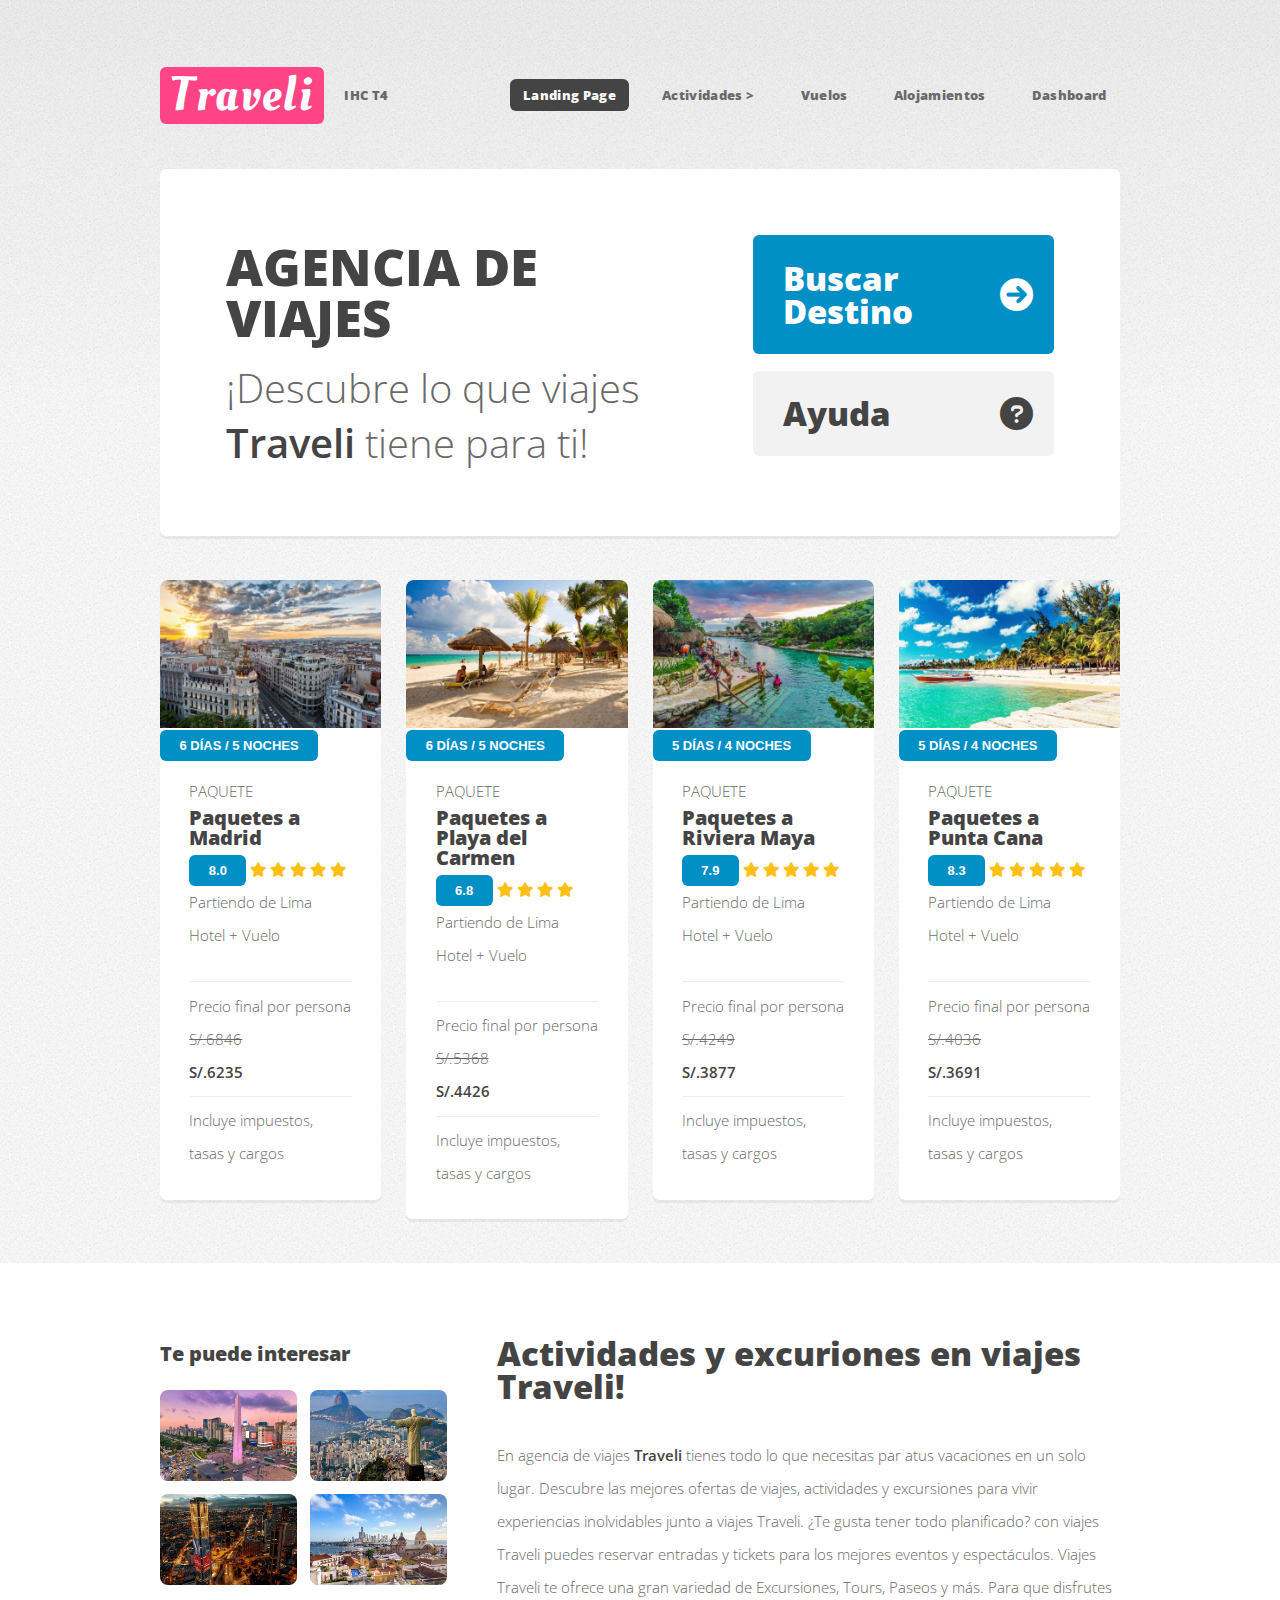
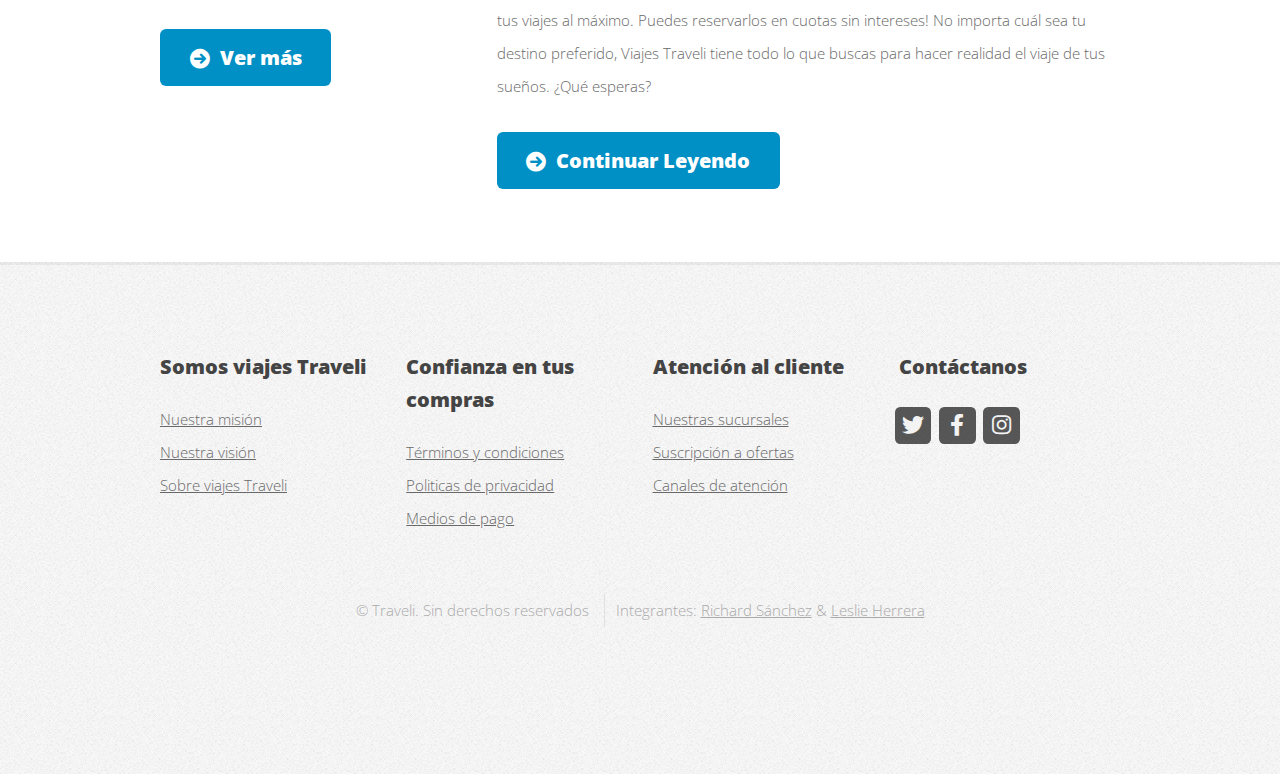
<file: index.html>
<!DOCTYPE HTML>
<html>
	<head>
		<title>Traveli - IHC T4</title>
		<meta charset="utf-8" />
		<meta name="viewport" content="width=device-width, initial-scale=1, user-scalable=no" />
		<link rel="stylesheet" href="assets/css/main.css" />
		<link rel="stylesheet" href="https://cdnjs.cloudflare.com/ajax/libs/font-awesome/6.0.0/css/all.min.css" integrity="sha512-... (la cadena completa de integridad)" crossorigin="anonymous" />
	</head>



	<body class="is-preload homepage">
		<div id="page-wrapper">

			<!-- Header -->
				<div id="header-wrapper">
					<header id="header" class="container">

						<!-- Logo -->
							<div id="logo">
								<h1><a href="index.html">Traveli</a></h1>
								<span>IHC T4</span>
							</div>

						<!-- Nav -->
							<nav id="nav">
								<ul>
									<li class="current"><a href="index.html">Landing Page</a></li>
									<li>
										<a href="#">Actividades ></a>
										<ul>
											<li>
												<a href="#">Actividades Nacionales ></a>
												<ul>
													<li><a href="#">en Cusco</a></li>
													<li><a href="#">en Ica</a></li>
													<li><a href="#">en Cajamarca</a></li>
													<li><a href="#">en Arequipa</a></li>
												</ul>
											</li>
											<li>
												<a href="#">Actividades Internacionales ></a>
												<ul>
													<li><a href="#">en Madrid</a></li>
													<li><a href="#">en Playa del carmen</a></li>
													<li><a href="#">en Riviera Maya</a></li>
													<li><a href="#">en Punta Cana</a></li>
												</ul>
											</li>
										</ul>
									</li>
									<li><a href="right-sidebar.html">Vuelos</a></li>
									<li><a href="left-sidebar.html">Alojamientos</a></li>									
									<li><a href="index2.html">Dashboard</a></li>
								</ul>
							</nav>

					</header>
				</div>

			<!-- Banner -->
				<div id="banner-wrapper">
					<div id="banner" class="box container">
						<div class="row">
							<div class="col-7 col-12-medium">
								<h2>AGENCIA DE VIAJES</h2>
								<p>¡Descubre lo que viajes <strong>Traveli</strong> tiene para ti!</p>
							</div>
							<div class="col-5 col-12-medium">
								<ul>
									<li><a href="#" class="button large icon solid fa-arrow-circle-right">Buscar Destino</a></li>
									<li><a href="#" class="button alt large icon solid fa-question-circle">Ayuda</a></li>
								</ul>
							</div>
						</div>
					</div>
				</div>

			<!-- Features -->
				<div id="features-wrapper">
					<div class="container">
						<div class="row">

							<div class="col-3 col-12-medium">
								<!-- Box -->
									<section class="box feature">
										<a href="#" class="image featured" style="margin: 0px;"><img src="images/madrid1.jpg" alt="" /></a>
										<button type="button" style="font-size: small; text-align: center; margin: 0px;">6 DÍAS / 5 NOCHES</button>
										<div class="inner" style="padding: 1em 2em 2em 2em;">
											<header>
												<p>PAQUETE</p>
												<h2>Paquetes a Madrid</h2>
												<button type="button" style="font-size: small;">8.0</button>												
												<i class="fa-solid fa-star" style="color: #fec016;"></i>
												<i class="fa-solid fa-star" style="color: #fec016;"></i>
												<i class="fa-solid fa-star" style="color: #fec016;"></i>
												<i class="fa-solid fa-star" style="color: #fec016;"></i>
												<i class="fa-solid fa-star" style="color: #fec016;"></i>	
											
												
												<p>Partiendo de Lima</p>
												<p>Hotel + Vuelo</p>
											</header><hr>
											<p>Precio final por persona</p>
											<p><s>S/.6846</s></p>
											<p><strong>S/.6235</strong></p><hr>
											<p>Incluye impuestos, tasas y cargos</p>
										</div>
									</section>

							</div>

							<div class="col-3 col-12-medium">
								<!-- Box -->
									<section class="box feature">
										<a href="#" class="image featured" ><img src="images/playa_del_carmen1.jpg" alt="" /></a>
										<button type="button" style="font-size: small; text-align: center; margin: 0px;">6 DÍAS / 5 NOCHES</button>
										<div class="inner" style="padding: 1em 2em 2em 2em;">
											<header>
												<p>PAQUETE</p>
												<h2>Paquetes a Playa del Carmen</h2>																							
												<button type="button" style="font-size: small;">6.8</button>												
												<i class="fa-solid fa-star" style="color: #fec016;"></i>
												<i class="fa-solid fa-star" style="color: #fec016;"></i>
												<i class="fa-solid fa-star" style="color: #fec016;"></i>
												<i class="fa-solid fa-star" style="color: #fec016;"></i>	
												<p>Partiendo de Lima</p>
												<p>Hotel + Vuelo</p>
											</header><hr>
											<p>Precio final por persona</p>
											<p><s>S/.5368</s></p>
											<p><strong>S/.4426</strong></p><hr>
											<p>Incluye impuestos, tasas y cargos</p>
										</div>
									</section>
							</div>

							<div class="col-3 col-12-medium">
								<!-- Box -->
									<section class="box feature">
										<a href="#" class="image featured"><img src="images/rivera_maya1.jpg" alt="" /></a>
										<button type="button" style="font-size: small; text-align: center; margin: 0px;">5 DÍAS / 4 NOCHES</button>
										<div class="inner" style="padding: 1em 2em 2em 2em;">
											<header>
												<p>PAQUETE</p>
												<h2>Paquetes a Riviera Maya</h2>
												<button type="button" style="font-size: small;">7.9</button>												
												<i class="fa-solid fa-star" style="color: #fec016;"></i>
												<i class="fa-solid fa-star" style="color: #fec016;"></i>
												<i class="fa-solid fa-star" style="color: #fec016;"></i>
												<i class="fa-solid fa-star" style="color: #fec016;"></i>
												<i class="fa-solid fa-star" style="color: #fec016;"></i>	
												<p>Partiendo de Lima</p>
												<p>Hotel + Vuelo</p>
											</header><hr>
											<p>Precio final por persona</p>
											<p><s>S/.4249</s></p>
											<p><strong>S/.3877</strong></p><hr>
											<p>Incluye impuestos, tasas y cargos</p>
										</div>
									</section>
							</div>

							<div class="col-3 col-12-medium">
								<!-- Box -->
									<section class="box feature">
										<a href="#" class="image featured"><img src="images/punta_cana1.jpg" alt="" /></a>
										<button type="button" style="font-size: small; text-align: center; margin: 0px;">5 DÍAS / 4 NOCHES</button>
										<div class="inner" style="padding: 1em 2em 2em 2em;">
											<header>
												<p>PAQUETE</p>
												<h2>Paquetes a Punta Cana</h2>
												<button type="button" style="font-size: small;">8.3</button>												
												<i class="fa-solid fa-star" style="color: #fec016;"></i>
												<i class="fa-solid fa-star" style="color: #fec016;"></i>
												<i class="fa-solid fa-star" style="color: #fec016;"></i>
												<i class="fa-solid fa-star" style="color: #fec016;"></i>
												<i class="fa-solid fa-star" style="color: #fec016;"></i>	
												<p>Partiendo de Lima</p>
												<p>Hotel + Vuelo</p>
											</header><hr>
											<p>Precio final por persona</p>
											<p><s>S/.4036</s></p>
											<p><strong>S/.3691</strong></p><hr>
											<p>Incluye impuestos, tasas y cargos</p>
										</div>
									</section>
							</div>							

						</div>
					</div>
				</div>

			<!-- Main -->
				<div id="main-wrapper">
					<div class="container">
						<div class="row gtr-200">
							<div class="col-4 col-12-medium">

								<!-- Sidebar -->
									<div id="sidebar">
										<section class="widget thumbnails">
											<h3>Te puede interesar</h3>
											<div class="grid">
												<div class="row gtr-50">
													<div class="col-6"><a href="#" class="image fit"><img src="images/buenos_aires1.jpeg" alt="" /></a></div>
													<div class="col-6"><a href="#" class="image fit"><img src="images/rio_de_Janeiro1.jpg" alt="" /></a></div>
													<div class="col-6"><a href="#" class="image fit"><img src="images/bogota1.jpeg" alt="" /></a></div>
													<div class="col-6"><a href="#" class="image fit"><img src="images/cartagena1.jpg" alt="" /></a></div>
												</div>
											</div>
											<a href="#" class="button icon solid fa-arrow-circle-right">Ver más</a>
										</section>
									</div>

							</div>
							<div class="col-8 col-12-medium imp-medium">

								<!-- Content -->
									<div id="content">
										<section class="last">
											<h2>Actividades y excuriones en viajes Traveli!</h2>
											<p>En agencia de viajes <strong>Traveli</strong> tienes todo lo que necesitas par atus vacaciones en un solo lugar. Descubre las mejores ofertas 
												de viajes, actividades y excursiones para vivir experiencias inolvidables junto a viajes Traveli. ¿Te gusta tener todo planificado? con viajes
												Traveli puedes reservar entradas y tickets para los mejores eventos y espectáculos. Viajes Traveli te ofrece una gran variedad de Excursiones, 
												Tours, Paseos y más. Para que disfrutes tus viajes al máximo. Puedes reservarlos en cuotas sin intereses! No importa cuál sea tu destino preferido, 
												Viajes Traveli tiene todo lo que buscas para hacer realidad el viaje de tus sueños. ¿Qué esperas? </p>
												<a href="#" class="button icon solid fa-arrow-circle-right">Continuar Leyendo</a>
										</section>
									</div>

							</div>
						</div>
					</div>
				</div>



			<!-- Footer -->
				<div id="footer-wrapper">
					<footer id="footer" class="container">
						<div class="row">
							<div class="col-3 col-6-medium col-12-small">
								<!-- Links -->
									<section class="widget links">
										<h3>Somos viajes Traveli</h3>
										<ul class="style2">
											<li><a href="#">Nuestra misión</a></li>
											<li><a href="#">Nuestra visión</a></li>
											<li><a href="#">Sobre viajes Traveli</a></li>
										</ul>
									</section>

							</div>

							<div class="col-3 col-6-medium col-12-small">
								<!-- Links -->
									<section class="widget links">
										<h3>Confianza en tus compras</h3>
										<ul class="style2">
											<li><a href="#">Términos y condiciones</a></li>
											<li><a href="#">Politicas de privacidad</a></li>
											<li><a href="#">Medios de pago</a></li>
										</ul>
									</section>

							</div>

							<div class="col-3 col-6-medium col-12-small">
								<!-- Links -->
									<section class="widget links">
										<h3>Atención al cliente</h3>
										<ul class="style2">
											<li><a href="#">Nuestras sucursales</a></li>
											<li><a href="#">Suscripción a ofertas</a></li>
											<li><a href="#">Canales de atención</a></li>

										</ul>
									</section>
							</div>

							<div class="col-3 col-6-medium col-12-small">

								<!-- Contact -->
									<section class="widget contact last">
										<h3>Contáctanos</h3>
										<ul>
											<li><a href="#" class="icon brands fa-twitter"><span class="label">Twitter</span></a></li>
											<li><a href="#" class="icon brands fa-facebook-f"><span class="label">Facebook</span></a></li>
											<li><a href="#" class="icon brands fa-instagram"><span class="label">Instagram</span></a></li>
										</ul>
									</section>

							</div>
						</div>
						<div class="row">
							<div class="col-12">
								<div id="copyright">
									<ul class="menu">
										<li>&copy; Traveli. Sin derechos reservados</li>
										<li>Integrantes: <a href="https://www.pinterest.es/pin/1007610116607281406/">Richard Sánchez</a> & <a href="https://www.pinterest.es/pin/407927678731672816/">Leslie Herrera</a></li>										
									</ul>
								</div>
							</div>
						</div>
					</footer>
				</div>

			</div>

		<!-- Scripts -->

			<script src="assets/js/jquery.min.js"></script>
			<script src="assets/js/jquery.dropotron.min.js"></script>
			<script src="assets/js/browser.min.js"></script>
			<script src="assets/js/breakpoints.min.js"></script>
			<script src="assets/js/util.js"></script>
			<script src="assets/js/main.js"></script>

	</body>
</html>
</file>
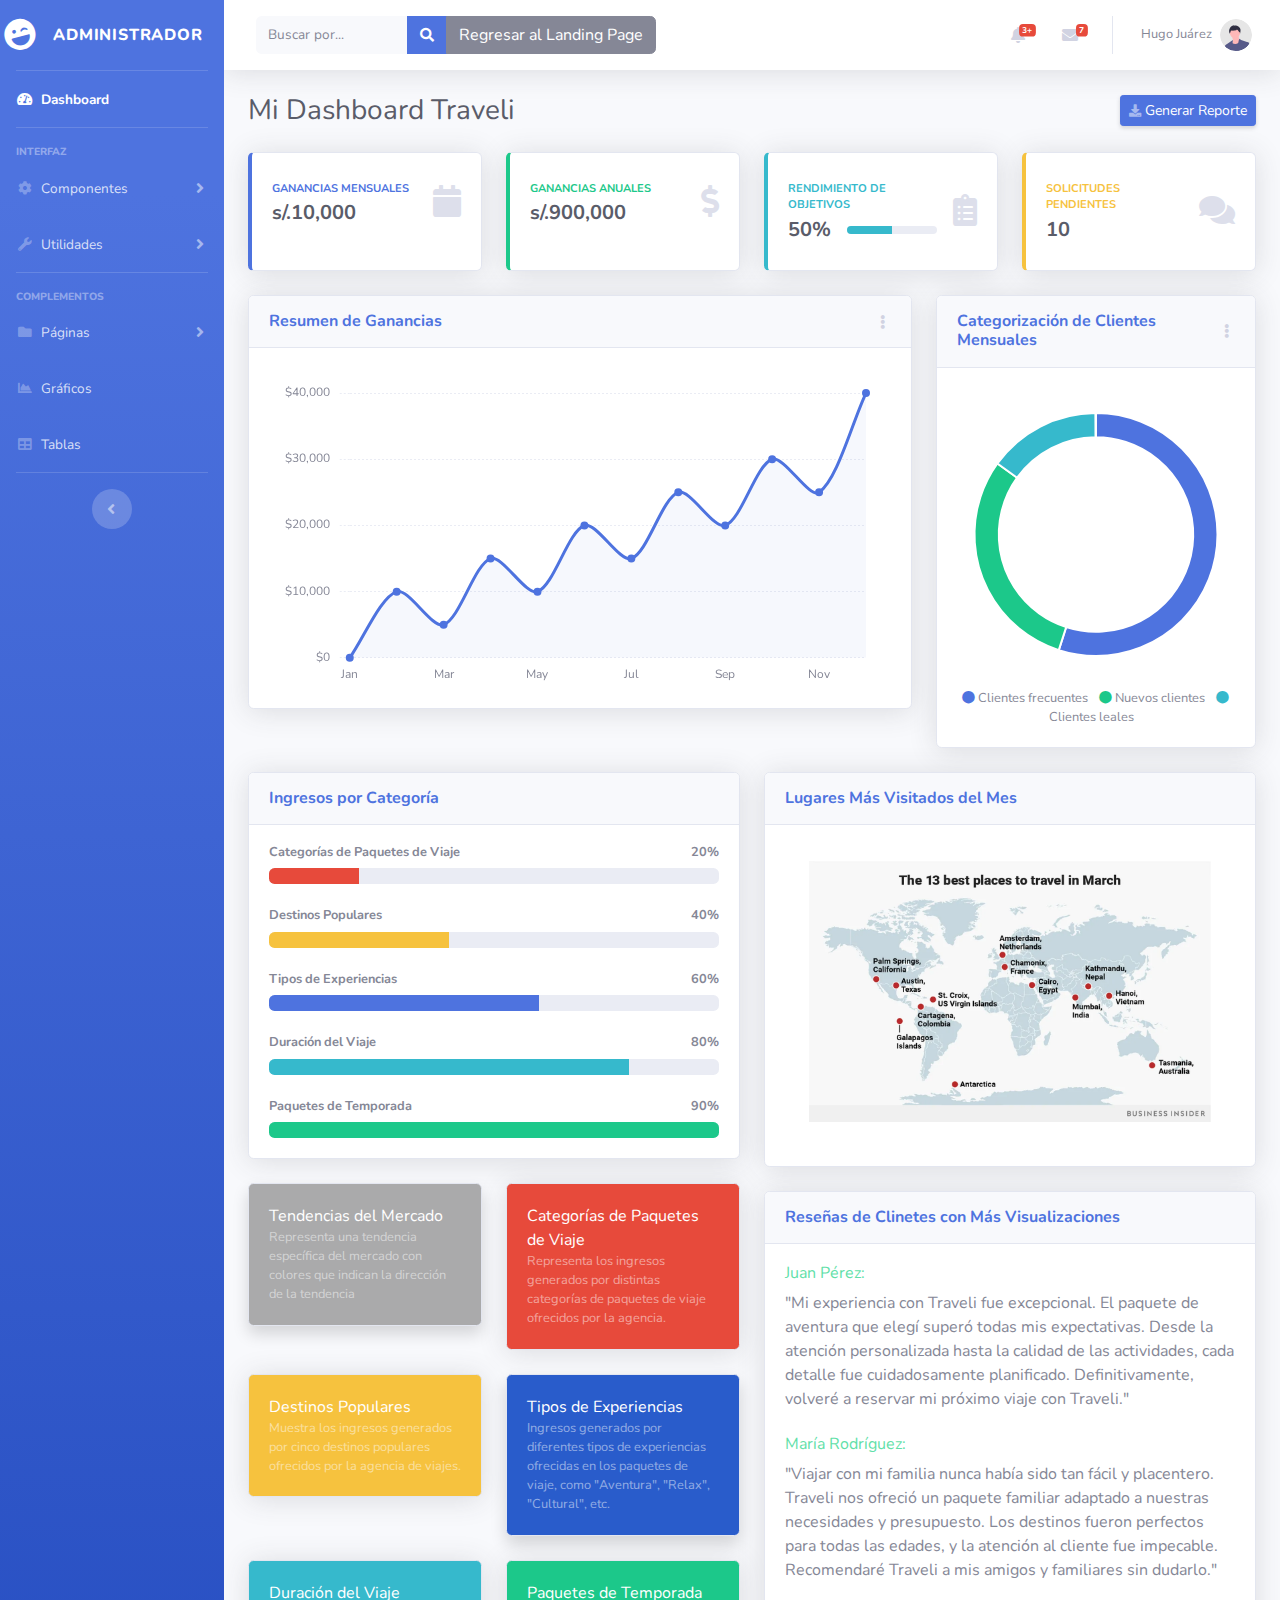
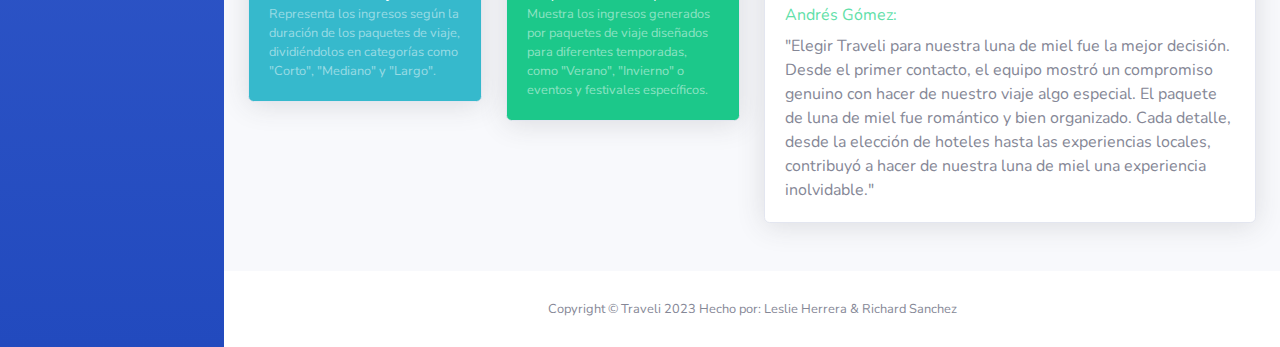
<file: index2.html>
<!DOCTYPE html>
<html lang="en">

<head>

    <meta charset="utf-8">
    <meta http-equiv="X-UA-Compatible" content="IE=edge">
    <meta name="viewport" content="width=device-width, initial-scale=1, shrink-to-fit=no">
    <meta name="description" content="">
    <meta name="author" content="">

    <title>ADMINISTRADOR - Ingreso</title>

    <!-- Custom fonts for this template-->
    <link href="vendor/fontawesome-free/css/all.min.css" rel="stylesheet" type="text/css">
    <link
        href="https://fonts.googleapis.com/css?family=Nunito:200,200i,300,300i,400,400i,600,600i,700,700i,800,800i,900,900i"
        rel="stylesheet">

    <!-- Custom styles for this template-->
    <link href="css/sb-admin-2.min.css" rel="stylesheet">

</head>

<body id="page-top">

    <!-- Page Wrapper -->
    <div id="wrapper">

        <!-- Sidebar -->
        <ul class="navbar-nav bg-gradient-primary sidebar sidebar-dark accordion" id="accordionSidebar">

            <!-- Sidebar - Brand -->
            <a class="sidebar-brand d-flex align-items-center justify-content-center" href="index2.html">
                <div class="sidebar-brand-icon rotate-n-15">
                    <i class="fas fa-laugh-wink"></i>
                </div>
                <div class="sidebar-brand-text mx-3">ADMINISTRADOR <sup></sup></div>
            </a>

            <!-- Divider -->
            <hr class="sidebar-divider my-0">

            <!-- Nav Item - Dashboard -->
            <li class="nav-item active">
                <a class="nav-link" href="index2.html">
                    <i class="fas fa-fw fa-tachometer-alt"></i>
                    <span>Dashboard</span></a>
            </li>

            <!-- Divider -->
            <hr class="sidebar-divider">

            <!-- Heading -->
            <div class="sidebar-heading">
                Interfaz
            </div>

            <!-- Nav Item - Pages Collapse Menu -->
            <li class="nav-item">
                <a class="nav-link collapsed" href="#" data-toggle="collapse" data-target="#collapseTwo"
                    aria-expanded="true" aria-controls="collapseTwo">
                    <i class="fas fa-fw fa-cog"></i>
                    <span>Componentes</span>
                </a>
                <div id="collapseTwo" class="collapse" aria-labelledby="headingTwo" data-parent="#accordionSidebar">
                    <div class="bg-white py-2 collapse-inner rounded">
                        <h6 class="collapse-header">
                            Personalizados:</h6>
                        <a class="collapse-item" href="index2.html">Botones</a>
                        <a class="collapse-item" href="index2.html">Tarjetas</a>
                    </div>
                </div>
            </li>

            <!-- Nav Item - Utilities Collapse Menu -->
            <li class="nav-item">
                <a class="nav-link collapsed" href="#" data-toggle="collapse" data-target="#collapseUtilities"
                    aria-expanded="true" aria-controls="collapseUtilities">
                    <i class="fas fa-fw fa-wrench"></i>
                    <span>Utilidades</span>
                </a>
                <div id="collapseUtilities" class="collapse" aria-labelledby="headingUtilities"
                    data-parent="#accordionSidebar">
                    <div class="bg-white py-2 collapse-inner rounded">
                        <h6 class="collapse-header">Personalizados:</h6>
                        <a class="collapse-item" href="index2.html">Colores</a>
                        <a class="collapse-item" href="index2.html">Bordes</a>
                        <a class="collapse-item" href="index2.html">Animaciones</a>
                        <a class="collapse-item" href="index2.html">Otros</a>
                    </div>
                </div>
            </li>

            <!-- Divider -->
            <hr class="sidebar-divider">

            <!-- Heading -->
            <div class="sidebar-heading">
                Complementos
            </div>

            <!-- Nav Item - Pages Collapse Menu -->
            <li class="nav-item">
                <a class="nav-link collapsed" href="#" data-toggle="collapse" data-target="#collapsePages"
                    aria-expanded="true" aria-controls="collapsePages">
                    <i class="fas fa-fw fa-folder"></i>
                    <span>Páginas</span>
                </a>
                <div id="collapsePages" class="collapse" aria-labelledby="headingPages" data-parent="#accordionSidebar">
                    <div class="bg-white py-2 collapse-inner rounded">
                        <h6 class="collapse-header">Login:</h6>
                        <a class="collapse-item" href="login.html">Login</a>
                        <a class="collapse-item" href="register.html">Registrar</a>
                        <a class="collapse-item" href="forgot-password.html">Recordar Contraseña</a>
                        <div class="collapse-divider"></div>
                        <h6 class="collapse-header">Otras Páginas:</h6>
                        <a class="collapse-item" href="404.html">404 Page</a>
                        <a class="collapse-item" href="blank.html">Blank Page</a>
                    </div>
                </div>
            </li>

            <!-- Nav Item - Charts -->
            <li class="nav-item">
                <a class="nav-link" href="charts.html">
                    <i class="fas fa-fw fa-chart-area"></i>
                    <span>Gráficos</span></a>
            </li>

            <!-- Nav Item - Tables -->
            <li class="nav-item">
                <a class="nav-link" href="tables.html">
                    <i class="fas fa-fw fa-table"></i>
                    <span>Tablas</span></a>
            </li>

            <!-- Divider -->
            <hr class="sidebar-divider d-none d-md-block">

            <!-- Sidebar Toggler (Sidebar) -->
            <div class="text-center d-none d-md-inline">
                <button class="rounded-circle border-0" id="sidebarToggle"></button>
            </div>


        </ul>
        <!-- End of Sidebar -->

        <!-- Content Wrapper -->
        <div id="content-wrapper" class="d-flex flex-column">

            <!-- Main Content -->
            <div id="content">

                <!-- Topbar -->
                <nav class="navbar navbar-expand navbar-light bg-white topbar mb-4 static-top shadow">

                    <!-- Sidebar Toggle (Topbar) -->
                    <button id="sidebarToggleTop" class="btn btn-link d-md-none rounded-circle mr-3">
                        <i class="fa fa-bars"></i>
                    </button>

                    <!-- Topbar Search -->
                    <form
                        class="d-none d-sm-inline-block form-inline mr-auto ml-md-3 my-2 my-md-0 mw-100 navbar-search">
                        <div class="input-group">
                            <input type="text" class="form-control bg-light border-0 small" placeholder="Buscar por..."
                                aria-label="Search" aria-describedby="basic-addon2">
                            <div class="input-group-append">
                                <button class="btn btn-primary" type="button">
                                    <i class="fas fa-search fa-sm"></i>
                                </button>
                            </div>
                            <br>

                            <div class="input-group-append">
                                <a class="btn btn-secondary" type="button" href="index.html">
                                Regresar al Landing Page
                                </a>
                            </div>
                        </div>
                        
                    </form>

                    <!-- Topbar Navbar -->
                    <ul class="navbar-nav ml-auto">

                        <!-- Nav Item - Search Dropdown (Visible Only XS) -->
                        <li class="nav-item dropdown no-arrow d-sm-none">
                            <a class="nav-link dropdown-toggle" href="#" id="searchDropdown" role="button"
                                data-toggle="dropdown" aria-haspopup="true" aria-expanded="false">
                                <i class="fas fa-search fa-fw"></i>
                            </a>
                            <!-- Dropdown - Messages -->
                            <div class="dropdown-menu dropdown-menu-right p-3 shadow animated--grow-in"
                                aria-labelledby="searchDropdown">
                                <form class="form-inline mr-auto w-100 navbar-search">
                                    <div class="input-group">
                                        <input type="text" class="form-control bg-light border-0 small"
                                            placeholder="Search for..." aria-label="Search"
                                            aria-describedby="basic-addon2">
                                        <div class="input-group-append">
                                            <button class="btn btn-primary" type="button">
                                                <i class="fas fa-search fa-sm"></i>
                                            </button>
                                        </div>
                                    </div>
                                </form>
                            </div>
                        </li>

                        <!-- Nav Item - Alerts -->
                        <li class="nav-item dropdown no-arrow mx-1">
                            <a class="nav-link dropdown-toggle" href="#" id="alertsDropdown" role="button"
                                data-toggle="dropdown" aria-haspopup="true" aria-expanded="false">
                                <i class="fas fa-bell fa-fw"></i>
                                <!-- Counter - Alerts -->
                                <span class="badge badge-danger badge-counter">3+</span>
                            </a>
                            <!-- Dropdown - Alerts -->
                            <div class="dropdown-list dropdown-menu dropdown-menu-right shadow animated--grow-in"
                                aria-labelledby="alertsDropdown">
                                <h6 class="dropdown-header">
                                    Alertas
                                </h6>
                                <a class="dropdown-item d-flex align-items-center" href="#">
                                    <div class="mr-3">
                                        <div class="icon-circle bg-primary">
                                            <i class="fas fa-file-alt text-white"></i>
                                        </div>
                                    </div>
                                    <div>
                                        <div class="small text-gray-500">Noviembre 12, 2023</div>
                                        <span class="font-weight-bold">¡Un nuevo informe mensual está listo para
                                            descargar!</span>
                                    </div>
                                </a>
                                <a class="dropdown-item d-flex align-items-center" href="#">
                                    <div class="mr-3">
                                        <div class="icon-circle bg-success">
                                            <i class="fas fa-donate text-white"></i>
                                        </div>
                                    </div>
                                    <div>
                                        <div class="small text-gray-500">Noviembre 13, 2023</div>
                                        ¡Se han depositado $290.29 en su cuenta!
                                    </div>
                                </a>
                                <a class="dropdown-item d-flex align-items-center" href="#">
                                    <div class="mr-3">
                                        <div class="icon-circle bg-warning">
                                            <i class="fas fa-exclamation-triangle text-white"></i>
                                        </div>
                                    </div>
                                    <div>
                                        <div class="small text-gray-500">Noviembre 14, 2023</div>
                                        Alerta de gastos: Hemos notado gastos inusualmente altos en su cuenta.
                                    </div>
                                </a>
                                <a class="dropdown-item text-center small text-gray-500" href="#">Mostrar Todas las
                                    Alertas</a>
                            </div>
                        </li>

                        <!-- Nav Item - Messages -->
                        <li class="nav-item dropdown no-arrow mx-1">
                            <a class="nav-link dropdown-toggle" href="#" id="messagesDropdown" role="button"
                                data-toggle="dropdown" aria-haspopup="true" aria-expanded="false">
                                <i class="fas fa-envelope fa-fw"></i>
                                <!-- Counter - Messages -->
                                <span class="badge badge-danger badge-counter">7</span>
                            </a>
                            <!-- Dropdown - Messages -->
                            <div class="dropdown-list dropdown-menu dropdown-menu-right shadow animated--grow-in"
                                aria-labelledby="messagesDropdown">
                                <h6 class="dropdown-header">
                                    Centro de Mensajes
                                </h6>
                                <a class="dropdown-item d-flex align-items-center" href="#">
                                    <div class="dropdown-list-image mr-3">
                                        <img class="rounded-circle" src="img/undraw_profile_1.svg" alt="...">
                                        <div class="status-indicator bg-success"></div>
                                    </div>
                                    <div class="font-weight-bold">
                                        <div class="text-truncate">¡Hola! Me gustaría saber si me pueden ayudar con un
                                            problema que he tenido.</div>
                                        <div class="small text-gray-500">Emily Fowler · 58m</div>
                                    </div>
                                </a>
                                <a class="dropdown-item d-flex align-items-center" href="#">
                                    <div class="dropdown-list-image mr-3">
                                        <img class="rounded-circle" src="img/undraw_profile_2.svg" alt="...">
                                        <div class="status-indicator"></div>
                                    </div>
                                    <div>
                                        <div class="text-truncate">Tengo las fotos que ordenaste el mes pasado, ¿cómo te
                                            gustaría que te las envíen?</div>
                                        <div class="small text-gray-500">Jae Chun · 1d</div>
                                    </div>
                                </a>
                                <a class="dropdown-item d-flex align-items-center" href="#">
                                    <div class="dropdown-list-image mr-3">
                                        <img class="rounded-circle" src="img/undraw_profile_3.svg" alt="...">
                                        <div class="status-indicator bg-warning"></div>
                                    </div>
                                    <div>
                                        <div class="text-truncate">
                                            El informe del mes pasado parece fantástico. Estoy muy contento con el
                                            progreso hasta ahora. ¡Sigan con el buen trabajo!</div>
                                        <div class="small text-gray-500">Morgan Alvarez · 2d</div>
                                    </div>
                                </a>
                                <a class="dropdown-item text-center small text-gray-500" href="#">Leer más Mensajes</a>
                            </div>
                        </li>

                        <div class="topbar-divider d-none d-sm-block"></div>

                        <!-- Nav Item - User Information -->
                        <li class="nav-item dropdown no-arrow">
                            <a class="nav-link dropdown-toggle" href="#" id="userDropdown" role="button"
                                data-toggle="dropdown" aria-haspopup="true" aria-expanded="false">
                                <span class="mr-2 d-none d-lg-inline text-gray-600 small">Hugo Juárez</span>
                                <img class="img-profile rounded-circle" src="img/undraw_profile.svg">
                            </a>
                            <!-- Dropdown - User Information -->
                            <div class="dropdown-menu dropdown-menu-right shadow animated--grow-in"
                                aria-labelledby="userDropdown">
                                <a class="dropdown-item" href="#">
                                    <i class="fas fa-user fa-sm fa-fw mr-2 text-gray-400"></i>
                                    Perfil
                                </a>
                                <a class="dropdown-item" href="#">
                                    <i class="fas fa-cogs fa-sm fa-fw mr-2 text-gray-400"></i>
                                    Configuraciones
                                </a>
                                <a class="dropdown-item" href="#">
                                    <i class="fas fa-list fa-sm fa-fw mr-2 text-gray-400"></i>
                                    Registro de Actividades
                                </a>
                                <div class="dropdown-divider"></div>
                                <a class="dropdown-item" href="#" data-toggle="modal" data-target="#logoutModal">
                                    <i class="fas fa-sign-out-alt fa-sm fa-fw mr-2 text-gray-400"></i>
                                    Logout
                                </a>
                            </div>
                        </li>

                    </ul>

                </nav>
                <!-- End of Topbar -->

                <!-- Begin Page Content -->
                <div class="container-fluid">

                    <!-- Page Heading -->
                    <div class="d-sm-flex align-items-center justify-content-between mb-4">
                        <h1 class="h3 mb-0 text-gray-800"> Mi Dashboard Traveli</h1>
                        <a href="#" class="d-none d-sm-inline-block btn btn-sm btn-primary shadow-sm"><i
                                class="fas fa-download fa-sm text-white-50"></i> Generar Reporte</a>
                    </div>

                    <!-- Content Row -->
                    <div class="row">

                        <!-- Earnings (Monthly) Card Example -->
                        <div class="col-xl-3 col-md-6 mb-4">
                            <div class="card border-left-primary shadow h-100 py-2">
                                <div class="card-body">
                                    <div class="row no-gutters align-items-center">
                                        <div class="col mr-2">
                                            <div class="text-xs font-weight-bold text-primary text-uppercase mb-1">
                                                GANANCIAS MENSUALES</div>
                                            <div class="h5 mb-0 font-weight-bold text-gray-800">s/.10,000</div>
                                        </div>
                                        <div class="col-auto">
                                            <i class="fas fa-calendar fa-2x text-gray-300"></i>
                                        </div>
                                    </div>
                                </div>
                            </div>
                        </div>

                        <!-- Earnings (Monthly) Card Example -->
                        <div class="col-xl-3 col-md-6 mb-4">
                            <div class="card border-left-success shadow h-100 py-2">
                                <div class="card-body">
                                    <div class="row no-gutters align-items-center">
                                        <div class="col mr-2">
                                            <div class="text-xs font-weight-bold text-success text-uppercase mb-1">
                                                GANANCIAS ANUALES</div>
                                            <div class="h5 mb-0 font-weight-bold text-gray-800">s/.900,000</div>
                                        </div>
                                        <div class="col-auto">
                                            <i class="fas fa-dollar-sign fa-2x text-gray-300"></i>
                                        </div>
                                    </div>
                                </div>
                            </div>
                        </div>

                        <!-- Earnings (Monthly) Card Example -->
                        <div class="col-xl-3 col-md-6 mb-4">
                            <div class="card border-left-info shadow h-100 py-2">
                                <div class="card-body">
                                    <div class="row no-gutters align-items-center">
                                        <div class="col mr-2">
                                            <div class="text-xs font-weight-bold text-info text-uppercase mb-1">Rendimiento de Objetivos
                                            </div>
                                            <div class="row no-gutters align-items-center">
                                                <div class="col-auto">
                                                    <div class="h5 mb-0 mr-3 font-weight-bold text-gray-800">50%</div>
                                                </div>
                                                <div class="col">
                                                    <div class="progress progress-sm mr-2">
                                                        <div class="progress-bar bg-info" role="progressbar"
                                                            style="width: 50%" aria-valuenow="50" aria-valuemin="0"
                                                            aria-valuemax="100"></div>
                                                    </div>
                                                </div>
                                            </div>
                                        </div>
                                        <div class="col-auto">
                                            <i class="fas fa-clipboard-list fa-2x text-gray-300"></i>
                                        </div>
                                    </div>
                                </div>
                            </div>
                        </div>

                        <!-- Pending Requests Card Example -->
                        <div class="col-xl-3 col-md-6 mb-4">
                            <div class="card border-left-warning shadow h-100 py-2">
                                <div class="card-body">
                                    <div class="row no-gutters align-items-center">
                                        <div class="col mr-2">
                                            <div class="text-xs font-weight-bold text-warning text-uppercase mb-1">
                                                SOLICITUDES PENDIENTES</div>
                                            <div class="h5 mb-0 font-weight-bold text-gray-800">10</div>
                                        </div>
                                        <div class="col-auto">
                                            <i class="fas fa-comments fa-2x text-gray-300"></i>
                                        </div>
                                    </div>
                                </div>
                            </div>
                        </div>
                    </div>

                    <!-- Content Row -->

                    <div class="row">

                        <!-- Area Chart -->
                        <div class="col-xl-8 col-lg-7">
                            <div class="card shadow mb-4">
                                <!-- Card Header - Dropdown -->
                                <div
                                    class="card-header py-3 d-flex flex-row align-items-center justify-content-between">
                                    <h6 class="m-0 font-weight-bold text-primary">Resumen de Ganancias</h6>
                                    <div class="dropdown no-arrow">
                                        <a class="dropdown-toggle" href="#" role="button" id="dropdownMenuLink"
                                            data-toggle="dropdown" aria-haspopup="true" aria-expanded="false">
                                            <i class="fas fa-ellipsis-v fa-sm fa-fw text-gray-400"></i>
                                        </a>
                                        <div class="dropdown-menu dropdown-menu-right shadow animated--fade-in"
                                            aria-labelledby="dropdownMenuLink">
                                            <div class="dropdown-header">Encabezado desplegable:</div>
                                            <a class="dropdown-item" href="#">Acción</a>
                                            <a class="dropdown-item" href="#">Otra Acción</a>
                                            <div class="dropdown-divider"></div>
                                            <a class="dropdown-item" href="#">Algo más aquí</a>
                                        </div>
                                    </div>
                                </div>
                                <!-- Card Body -->
                                <div class="card-body">
                                    <div class="chart-area">
                                        <canvas id="myAreaChart"></canvas>
                                    </div>
                                </div>
                            </div>
                        </div>

                        <!-- Pie Chart -->
                        <div class="col-xl-4 col-lg-5">
                            <div class="card shadow mb-4">
                                <!-- Card Header - Dropdown -->
                                <div
                                    class="card-header py-3 d-flex flex-row align-items-center justify-content-between">
                                    <h6 class="m-0 font-weight-bold text-primary">Categorización de Clientes Mensuales</h6>
                                    <div class="dropdown no-arrow">
                                        <a class="dropdown-toggle" href="#" role="button" id="dropdownMenuLink"
                                            data-toggle="dropdown" aria-haspopup="true" aria-expanded="false">
                                            <i class="fas fa-ellipsis-v fa-sm fa-fw text-gray-400"></i>
                                        </a>
                                        <div class="dropdown-menu dropdown-menu-right shadow animated--fade-in"
                                            aria-labelledby="dropdownMenuLink">
                                            <div class="dropdown-header">Encabezado desplegable:</div>
                                            <a class="dropdown-item" href="#">Acción</a>
                                            <a class="dropdown-item" href="#">Otra Acción</a>
                                            <div class="dropdown-divider"></div>
                                            <a class="dropdown-item" href="#">Algo más aquí</a>
                                        </div>
                                    </div>
                                </div>
                                <!-- Card Body -->
                                <div class="card-body">
                                    <div class="chart-pie pt-4 pb-2">
                                        <canvas id="myPieChart"></canvas>
                                    </div>
                                    <div class="mt-4 text-center small">
                                        <span class="mr-2">
                                            <i class="fas fa-circle text-primary"></i> Clientes frecuentes
                                        </span>
                                        <span class="mr-2">
                                            <i class="fas fa-circle text-success"></i> Nuevos clientes
                                        </span>
                                        <span class="mr-2">
                                            <i class="fas fa-circle text-info"></i> Clientes leales
                                        </span>
                                    </div>
                                </div>
                            </div>
                        </div>
                    </div>

                    <!-- Content Row -->
                    <div class="row">

                        <!-- Content Column -->
                        <div class="col-lg-6 mb-4">

                            <!-- Project Card Example -->
                            <div class="card shadow mb-4">
                                <div class="card-header py-3">
                                    <h6 class="m-0 font-weight-bold text-primary">Ingresos por Categoría</h6>
                                </div>
                                <div class="card-body">
                                    <h4 class="small font-weight-bold" >Categorías de Paquetes de Viaje <span
                                            class="float-right">20%</span></h4>
                                    <div class="progress mb-4">
                                        <div class="progress-bar bg-danger" role="progressbar" style="width: 20%"
                                            aria-valuenow="20" aria-valuemin="0" aria-valuemax="100"></div>
                                    </div>
                                    <h4 class="small font-weight-bold">Destinos Populares <span
                                            class="float-right">40%</span></h4>
                                    <div class="progress mb-4">
                                        <div class="progress-bar bg-warning" role="progressbar" style="width: 40%"
                                            aria-valuenow="40" aria-valuemin="0" aria-valuemax="100"></div>
                                    </div>
                                    <h4 class="small font-weight-bold">Tipos de Experiencias <span
                                            class="float-right">60%</span></h4>
                                    <div class="progress mb-4">
                                        <div class="progress-bar" role="progressbar" style="width: 60%"
                                            aria-valuenow="60" aria-valuemin="0" aria-valuemax="100"></div>
                                    </div>
                                    <h4 class="small font-weight-bold">Duración del Viaje <span
                                            class="float-right">80%</span></h4>
                                    <div class="progress mb-4">
                                        <div class="progress-bar bg-info" role="progressbar" style="width: 80%"
                                            aria-valuenow="80" aria-valuemin="0" aria-valuemax="100"></div>
                                    </div>
                                    <h4 class="small font-weight-bold">Paquetes de Temporada<span
                                            class="float-right">90%</span></h4>
                                    <div class="progress">
                                        <div class="progress-bar bg-success" role="progressbar" style="width: 100%"
                                            aria-valuenow="100" aria-valuemin="0" aria-valuemax="100"></div>
                                    </div>
                                </div>
                            </div>

                            <!-- Color System -->
                            <div class="row">
                                <div class="col-lg-6 mb-4">
                                    <div class="card" style="background-color:#aaaaab; color: white; box-shadow: 0 .5rem 1rem rgba(0,0,0,.15);">
                                        <div class="card-body">
                                            Tendencias del Mercado
                                            <div class="text-white-50 small">
                                                Representa una tendencia específica del mercado con colores que indican la dirección de la tendencia 
                                            </div>
                                        </div>
                                    </div>
                                </div> 

                                <div class="col-lg-6 mb-4">
                                    <div class="card bg-danger text-white shadow">
                                        <div class="card-body">
                                            Categorías de Paquetes de Viaje
                                            <div class="text-white-50 small">
                                                Representa los ingresos generados por distintas categorías de paquetes de viaje ofrecidos por la agencia.
                                            </div>
                                        </div>
                                    </div>
                                </div>

                                <div class="col-lg-6 mb-4">
                                    <div class="card bg-warning text-white shadow">
                                        <div class="card-body">
                                            Destinos Populares
                                            <div class="text-white-50 small">
                                                Muestra los ingresos generados por cinco destinos populares ofrecidos por la agencia de viajes.
                                            </div>
                                        </div>
                                    </div>
                                </div>

                                
                                <div class="col-lg-6 mb-4">
                                    <div class="card" style="background-color: #295ccb; color: white; box-shadow: 0 .5rem 1rem rgba(0,0,0,.15);">
                                        <div class="card-body">
                                            Tipos de Experiencias
                                            <div class="text-white-50 small">
                                                Ingresos generados por diferentes tipos de experiencias ofrecidas en los paquetes de viaje, como "Aventura", "Relax", "Cultural", etc.
                                            </div>
                                        </div>
                                    </div>

                                </div>
                                <div class="col-lg-6 mb-4">
                                    <div class="card bg-info text-white shadow">
                                        <div class="card-body">
                                            Duración del Viaje
                                            <div class="text-white-50 small">
                                                Representa los ingresos según la duración de los paquetes de viaje, dividiéndolos en categorías como "Corto", "Mediano" y "Largo".
                                            </div>
                                        </div>
                                    </div>
                                </div>

                                <div class="col-lg-6 mb-4">
                                    <div class="card bg-success text-white shadow">
                                        <div class="card-body">
                                            Paquetes de Temporada
                                            <div class="text-white-50 small">
                                                Muestra los ingresos generados por paquetes de viaje diseñados para diferentes temporadas, como "Verano", "Invierno" o eventos y festivales específicos. </div>
                                        </div>
                                    </div>
                             
                               </div>
                            </div>
                          
         

                        </div>

                        <div class="col-lg-6 mb-4">

                            <!-- Illustrations -->
                            <div class="card shadow mb-4">
                                <div class="card-header py-3">
                                    <h6 class="m-0 font-weight-bold text-primary">Lugares Más Visitados del Mes</h6>
                                </div>
                                <div class="card-body">
                                    <div class="text-center">
                                        <img class="img-fluid px-3 px-sm-4 mt-3 mb-4" style="width: 45rem;"
                                            src="img/mapa-turistico.webp" >
                                    </div>
                                </div>
                            </div>

                            <!-- Approach -->
                            <div class="card shadow mb-4">
                                <div class="card-header py-3">
                                    <h6 class="m-0 font-weight-bold text-primary">
                                        Reseñas de Clinetes con Más Visualizaciones</h6>
                                </div>
                                <div class="card-body">
                                    <h6  style="color: rgb(98, 223, 169);"> Juan Pérez:</h6>
                                    <p class="mb-0">"Mi experiencia con Traveli fue excepcional. 
                                        El paquete de aventura que elegí superó todas mis expectativas. 
                                        Desde la atención personalizada hasta la calidad de las actividades, 
                                        cada detalle fue cuidadosamente planificado. Definitivamente, volveré a reservar mi próximo viaje con Traveli."
                                    </p>
                                    <br>

                                    <h6  style="color: rgb(98, 223, 169);"> María Rodríguez:</h6>
                                    <p class="mb-0">"Viajar con mi familia nunca había sido tan fácil y placentero. 
                                        Traveli nos ofreció un paquete familiar adaptado a nuestras necesidades y presupuesto.
                                         Los destinos fueron perfectos para todas las edades, y la atención al cliente fue impecable. 
                                        Recomendaré Traveli a mis amigos y familiares sin dudarlo."
                                    </p>

                                    <br>

                                    <h6  style="color: rgb(98, 223, 169);"> Andrés Gómez:</h6>
                                    <p class="mb-0">"Elegir Traveli para nuestra luna de miel fue la mejor decisión.
                                         Desde el primer contacto, el equipo mostró un compromiso genuino con hacer de nuestro viaje algo especial. El paquete de luna de miel fue romántico y bien organizado. Cada detalle, desde la elección de hoteles hasta las experiencias locales, 
                                        contribuyó a hacer de nuestra luna de miel una experiencia inolvidable."
                                    </p>
                                </div>
                            </div>

                        </div>
                    </div>

                </div>
                <!-- /.container-fluid -->

            </div>
            <!-- End of Main Content -->

            <!-- Footer -->
            <footer class="sticky-footer bg-white">
                <div class="container my-auto">
                    <div class="copyright text-center my-auto">
                        <span>Copyright &copy; Traveli 2023 Hecho por: Leslie Herrera & Richard Sanchez</span>
                    </div>
                </div>
            </footer>
            <!-- End of Footer -->

        </div>
        <!-- End of Content Wrapper -->

    </div>
    <!-- End of Page Wrapper -->

    <!-- Scroll to Top Button-->
    <a class="scroll-to-top rounded" href="#page-top">
        <i class="fas fa-angle-up"></i>
    </a>

    <!-- Logout Modal-->
    <div class="modal fade" id="logoutModal" tabindex="-1" role="dialog" aria-labelledby="exampleModalLabel"
        aria-hidden="true">
        <div class="modal-dialog" role="document">
            <div class="modal-content">
                <div class="modal-header">
                    <h5 class="modal-title" id="exampleModalLabel">Ready to Leave?</h5>
                    <button class="close" type="button" data-dismiss="modal" aria-label="Close">
                        <span aria-hidden="true">×</span>
                    </button>
                </div>
                <div class="modal-body">Select "Logout" below if you are ready to end your current session.</div>
                <div class="modal-footer">
                    <button class="btn btn-secondary" type="button" data-dismiss="modal">Cancel</button>
                    <a class="btn btn-primary" href="login.html">Logout</a>
                </div>
            </div>
        </div>
    </div>

    <!-- Bootstrap core JavaScript-->
    <script src="vendor/jquery/jquery.min.js"></script>
    <script src="vendor/bootstrap/js/bootstrap.bundle.min.js"></script>

    <!-- Core plugin JavaScript-->
    <script src="vendor/jquery-easing/jquery.easing.min.js"></script>

    <!-- Custom scripts for all pages-->
    <script src="js/sb-admin-2.min.js"></script>

    <!-- Page level plugins -->
    <script src="vendor/chart.js/Chart.min.js"></script>

    <!-- Page level custom scripts -->
    <script src="js/demo/chart-area-demo.js"></script>
    <script src="js/demo/chart-pie-demo.js"></script>

</body>

</html>
</file>
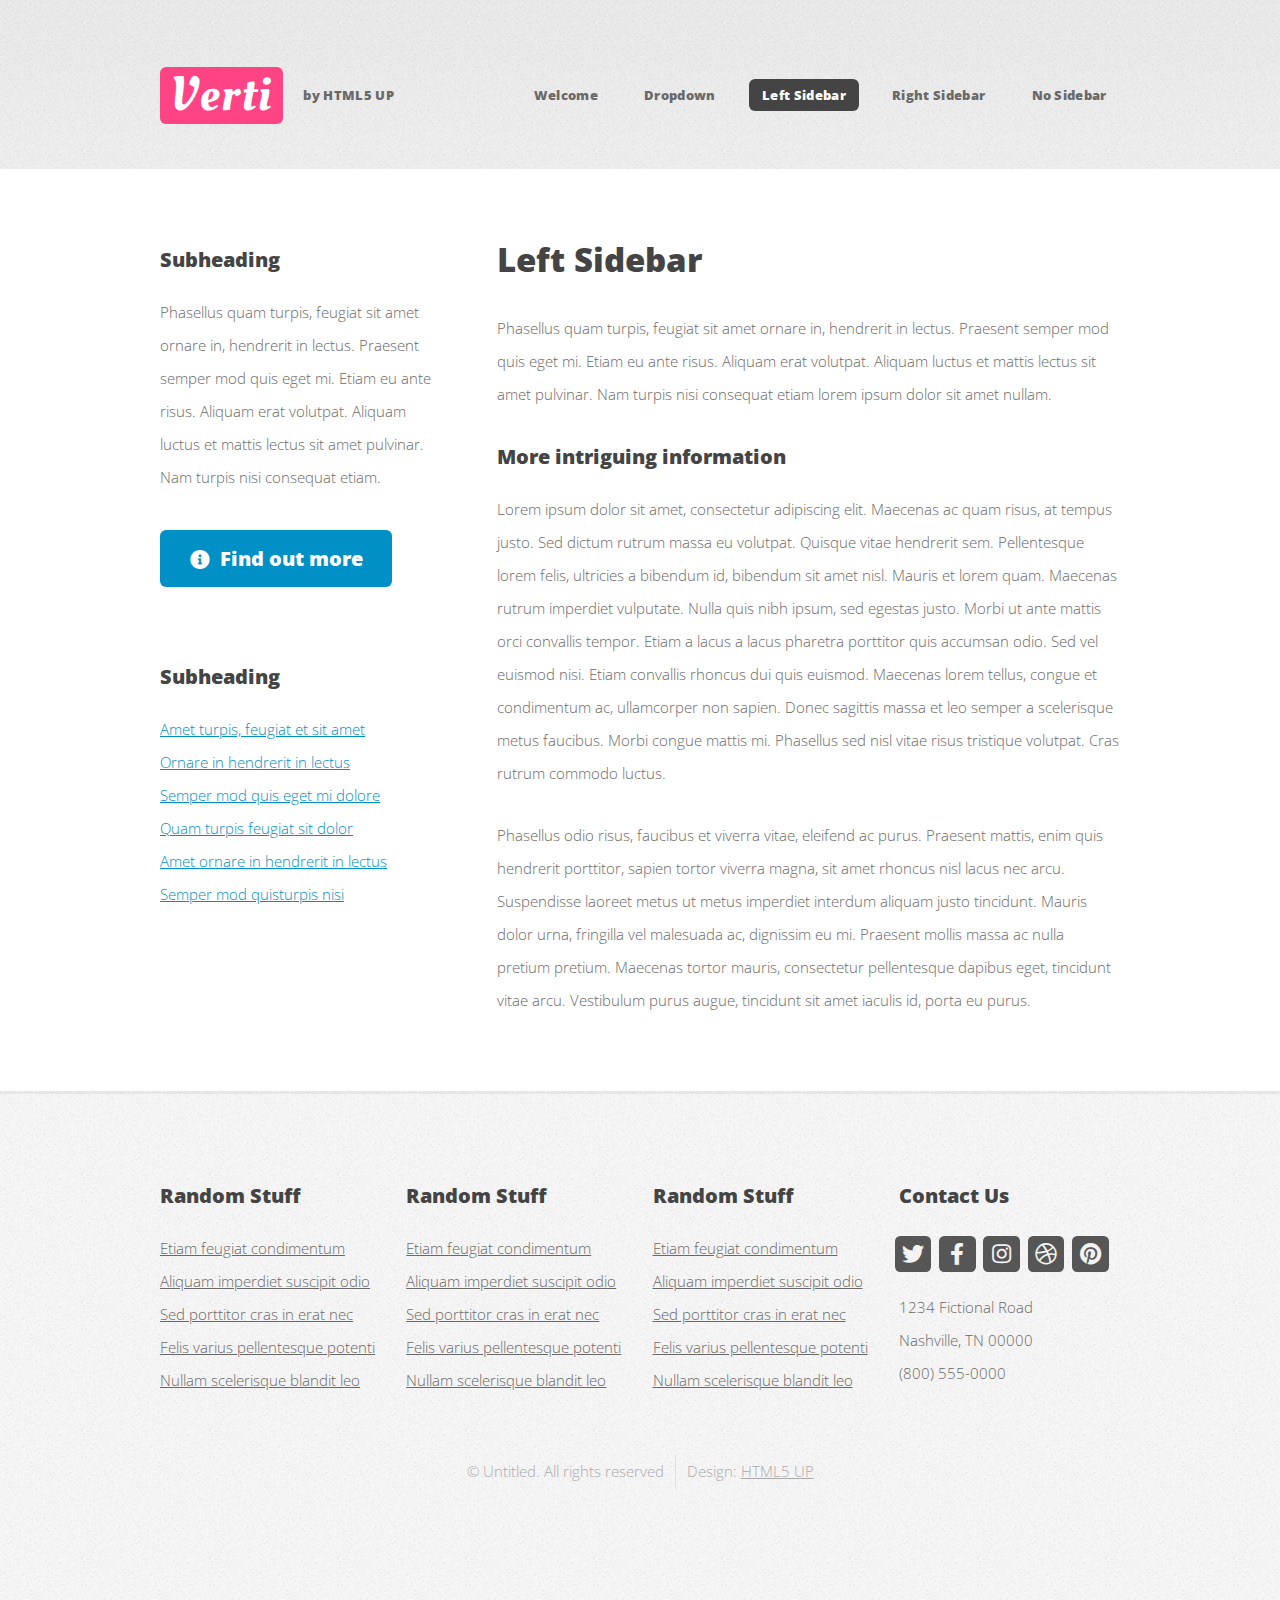
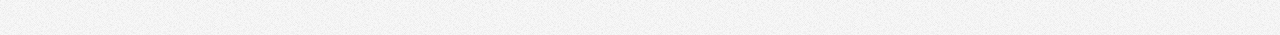
<file: left-sidebar.html>
<!DOCTYPE HTML>
<!--
	Verti by HTML5 UP
	html5up.net | @ajlkn
	Free for personal and commercial use under the CCA 3.0 license (html5up.net/license)
-->
<html>
	<head>
		<title>Verti by HTML5 UP</title>
		<meta charset="utf-8" />
		<meta name="viewport" content="width=device-width, initial-scale=1, user-scalable=no" />
		<link rel="stylesheet" href="assets/css/main.css" />
	</head>
	<body class="is-preload left-sidebar">
		<div id="page-wrapper">

			<!-- Header -->
				<div id="header-wrapper">
					<header id="header" class="container">

						<!-- Logo -->
							<div id="logo">
								<h1><a href="index.html">Verti</a></h1>
								<span>by HTML5 UP</span>
							</div>

						<!-- Nav -->
							<nav id="nav">
								<ul>
									<li><a href="index.html">Welcome</a></li>
									<li>
										<a href="#">Dropdown</a>
										<ul>
											<li><a href="#">Lorem ipsum dolor</a></li>
											<li><a href="#">Magna phasellus</a></li>
											<li>
												<a href="#">Phasellus consequat</a>
												<ul>
													<li><a href="#">Lorem ipsum dolor</a></li>
													<li><a href="#">Phasellus consequat</a></li>
													<li><a href="#">Magna phasellus</a></li>
													<li><a href="#">Etiam dolore nisl</a></li>
												</ul>
											</li>
											<li><a href="#">Veroeros feugiat</a></li>
										</ul>
									</li>
									<li class="current"><a href="left-sidebar.html">Left Sidebar</a></li>
									<li><a href="right-sidebar.html">Right Sidebar</a></li>
									<li><a href="no-sidebar.html">No Sidebar</a></li>
								</ul>
							</nav>

					</header>
				</div>

			<!-- Main -->
				<div id="main-wrapper">
					<div class="container">
						<div class="row gtr-200">
							<div class="col-4 col-12-medium">
								<div id="sidebar">

									<!-- Sidebar -->
										<section>
											<h3>Subheading</h3>
											<p>Phasellus quam turpis, feugiat sit amet ornare in, hendrerit in lectus.
											Praesent semper mod quis eget mi. Etiam eu ante risus. Aliquam erat volutpat.
											Aliquam luctus et mattis lectus sit amet pulvinar. Nam turpis nisi
											consequat etiam.</p>
											<footer>
												<a href="#" class="button icon solid fa-info-circle">Find out more</a>
											</footer>
										</section>

										<section>
											<h3>Subheading</h3>
											<ul class="style2">
												<li><a href="#">Amet turpis, feugiat et sit amet</a></li>
												<li><a href="#">Ornare in hendrerit in lectus</a></li>
												<li><a href="#">Semper mod quis eget mi dolore</a></li>
												<li><a href="#">Quam turpis feugiat sit dolor</a></li>
												<li><a href="#">Amet ornare in hendrerit in lectus</a></li>
												<li><a href="#">Semper mod quisturpis nisi</a></li>
											</ul>
										</section>

								</div>
							</div>
							<div class="col-8 col-12-medium imp-medium">
								<div id="content">

									<!-- Content -->
										<article>

											<h2>Left Sidebar</h2>

											<p>Phasellus quam turpis, feugiat sit amet ornare in, hendrerit in lectus.
											Praesent semper mod quis eget mi. Etiam eu ante risus. Aliquam erat volutpat.
											Aliquam luctus et mattis lectus sit amet pulvinar. Nam turpis nisi
											consequat etiam lorem ipsum dolor sit amet nullam.</p>

											<h3>More intriguing information</h3>
											<p>Lorem ipsum dolor sit amet, consectetur adipiscing elit. Maecenas ac quam risus, at tempus
											justo. Sed dictum rutrum massa eu volutpat. Quisque vitae hendrerit sem. Pellentesque lorem felis,
											ultricies a bibendum id, bibendum sit amet nisl. Mauris et lorem quam. Maecenas rutrum imperdiet
											vulputate. Nulla quis nibh ipsum, sed egestas justo. Morbi ut ante mattis orci convallis tempor.
											Etiam a lacus a lacus pharetra porttitor quis accumsan odio. Sed vel euismod nisi. Etiam convallis
											rhoncus dui quis euismod. Maecenas lorem tellus, congue et condimentum ac, ullamcorper non sapien.
											Donec sagittis massa et leo semper a scelerisque metus faucibus. Morbi congue mattis mi.
											Phasellus sed nisl vitae risus tristique volutpat. Cras rutrum commodo luctus.</p>

											<p>Phasellus odio risus, faucibus et viverra vitae, eleifend ac purus. Praesent mattis, enim
											quis hendrerit porttitor, sapien tortor viverra magna, sit amet rhoncus nisl lacus nec arcu.
											Suspendisse laoreet metus ut metus imperdiet interdum aliquam justo tincidunt. Mauris dolor urna,
											fringilla vel malesuada ac, dignissim eu mi. Praesent mollis massa ac nulla pretium pretium.
											Maecenas tortor mauris, consectetur pellentesque dapibus eget, tincidunt vitae arcu.
											Vestibulum purus augue, tincidunt sit amet iaculis id, porta eu purus.</p>

										</article>

								</div>
							</div>
						</div>
					</div>
				</div>

			<!-- Footer -->
				<div id="footer-wrapper">
					<footer id="footer" class="container">
						<div class="row">
							<div class="col-3 col-6-medium col-12-small">

								<!-- Links -->
									<section class="widget links">
										<h3>Random Stuff</h3>
										<ul class="style2">
											<li><a href="#">Etiam feugiat condimentum</a></li>
											<li><a href="#">Aliquam imperdiet suscipit odio</a></li>
											<li><a href="#">Sed porttitor cras in erat nec</a></li>
											<li><a href="#">Felis varius pellentesque potenti</a></li>
											<li><a href="#">Nullam scelerisque blandit leo</a></li>
										</ul>
									</section>

							</div>
							<div class="col-3 col-6-medium col-12-small">

								<!-- Links -->
									<section class="widget links">
										<h3>Random Stuff</h3>
										<ul class="style2">
											<li><a href="#">Etiam feugiat condimentum</a></li>
											<li><a href="#">Aliquam imperdiet suscipit odio</a></li>
											<li><a href="#">Sed porttitor cras in erat nec</a></li>
											<li><a href="#">Felis varius pellentesque potenti</a></li>
											<li><a href="#">Nullam scelerisque blandit leo</a></li>
										</ul>
									</section>

							</div>
							<div class="col-3 col-6-medium col-12-small">

								<!-- Links -->
									<section class="widget links">
										<h3>Random Stuff</h3>
										<ul class="style2">
											<li><a href="#">Etiam feugiat condimentum</a></li>
											<li><a href="#">Aliquam imperdiet suscipit odio</a></li>
											<li><a href="#">Sed porttitor cras in erat nec</a></li>
											<li><a href="#">Felis varius pellentesque potenti</a></li>
											<li><a href="#">Nullam scelerisque blandit leo</a></li>
										</ul>
									</section>

							</div>
							<div class="col-3 col-6-medium col-12-small">

								<!-- Contact -->
									<section class="widget contact">
										<h3>Contact Us</h3>
										<ul>
											<li><a href="#" class="icon brands fa-twitter"><span class="label">Twitter</span></a></li>
											<li><a href="#" class="icon brands fa-facebook-f"><span class="label">Facebook</span></a></li>
											<li><a href="#" class="icon brands fa-instagram"><span class="label">Instagram</span></a></li>
											<li><a href="#" class="icon brands fa-dribbble"><span class="label">Dribbble</span></a></li>
											<li><a href="#" class="icon brands fa-pinterest"><span class="label">Pinterest</span></a></li>
										</ul>
										<p>1234 Fictional Road<br />
										Nashville, TN 00000<br />
										(800) 555-0000</p>
									</section>

							</div>
						</div>
						<div class="row">
							<div class="col-12">
								<div id="copyright">
									<ul class="menu">
										<li>&copy; Untitled. All rights reserved</li><li>Design: <a href="http://html5up.net">HTML5 UP</a></li>
									</ul>
								</div>
							</div>
						</div>
					</footer>
				</div>

			</div>

		<!-- Scripts -->

			<script src="assets/js/jquery.min.js"></script>
			<script src="assets/js/jquery.dropotron.min.js"></script>
			<script src="assets/js/browser.min.js"></script>
			<script src="assets/js/breakpoints.min.js"></script>
			<script src="assets/js/util.js"></script>
			<script src="assets/js/main.js"></script>

	</body>
</html>
</file>
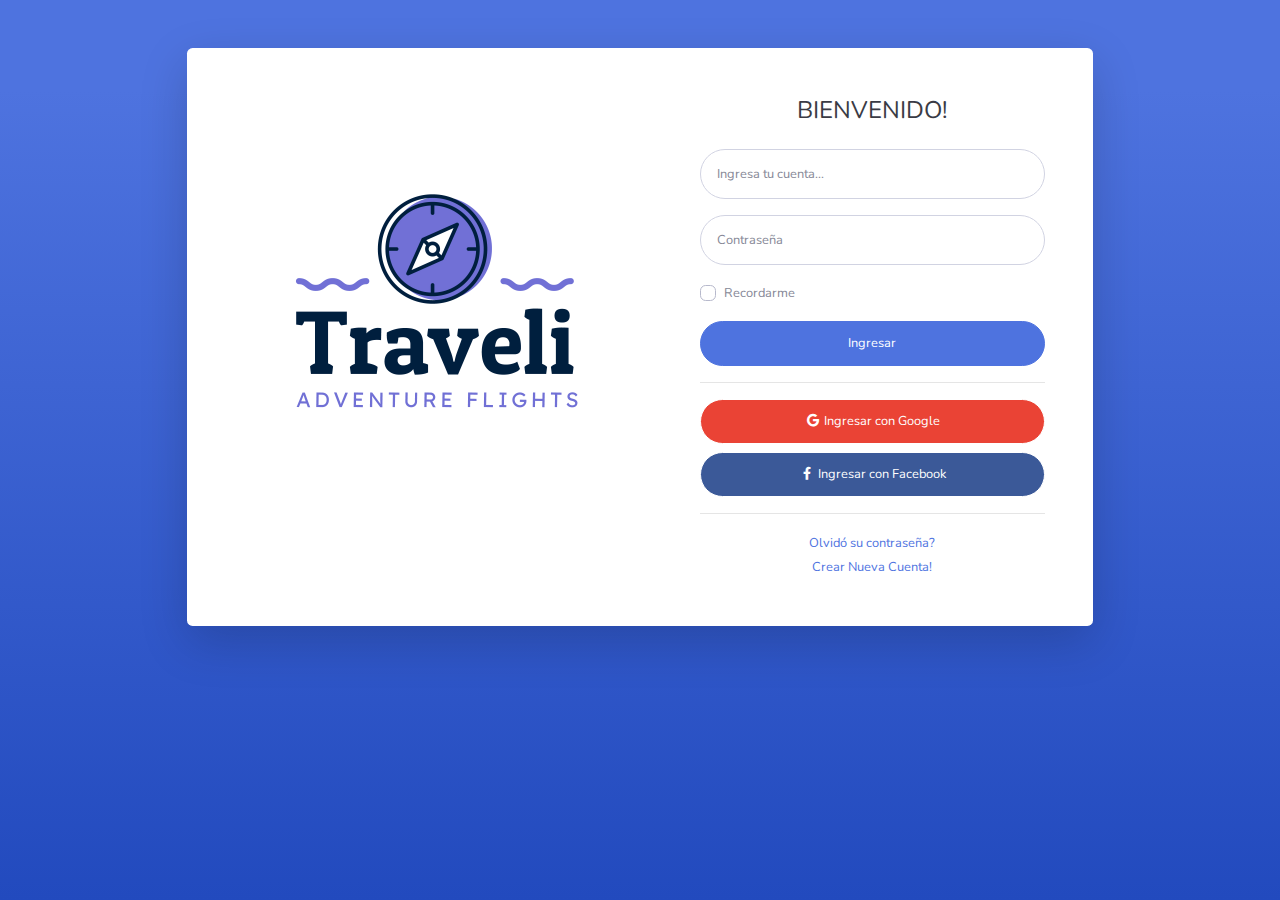
<file: login.html>
<!DOCTYPE html>
<html lang="en">

<head>

    <meta charset="utf-8">
    <meta http-equiv="X-UA-Compatible" content="IE=edge">
    <meta name="viewport" content="width=device-width, initial-scale=1, shrink-to-fit=no">
    <meta name="description" content="">
    <meta name="author" content="">

    <title>ADMINISTRADOR - Ingreso</title>

    <!-- Custom fonts for this template-->
    <link href="vendor/fontawesome-free/css/all.min.css" rel="stylesheet" type="text/css">
    <link
        href="https://fonts.googleapis.com/css?family=Nunito:200,200i,300,300i,400,400i,600,600i,700,700i,800,800i,900,900i"
        rel="stylesheet">

    <!-- Custom styles for this template-->
    <link href="css/sb-admin-2.min.css" rel="stylesheet">

</head>

<body class="bg-gradient-primary">

    <div class="container">

        <!-- Outer Row -->
        <div class="row justify-content-center">

            <div class="col-xl-10 col-lg-12 col-md-9">

                <div class="card o-hidden border-0 shadow-lg my-5">
                    <div class="card-body p-0">
                        <!-- Nested Row within Card Body -->
                        <div class="row">
                            <div class="col-lg-6 d-none d-lg-block ">
                                <img src="img/7841814.jpg" alt="Logo de tu empresa" style="width: 500px; height: auto; margin-right: 150px; margin-top: 30px;">
                            </div>
                            <div class="col-lg-6">
                                <div class="p-5">
                                    <div class="text-center">
                                        <h1 class="h4 text-gray-900 mb-4">BIENVENIDO!</h1>
                                    </div>
                                    <form class="user">
                                        <div class="form-group">
                                            <input type="email" class="form-control form-control-user"
                                                id="exampleInputEmail" aria-describedby="emailHelp"
                                                placeholder="Ingresa tu cuenta...">
                                        </div>
                                        <div class="form-group">
                                            <input type="Contraseña" class="form-control form-control-user"
                                                id="exampleInputPassword" placeholder="Contraseña">
                                        </div>
                                        <div class="form-group">
                                            <div class="custom-control custom-checkbox small">
                                                <input type="checkbox" class="custom-control-input" id="customCheck">
                                                <label class="custom-control-label" for="customCheck">Recordarme</label>
                                            </div>
                                        </div>
                                        <a href="index2.html" class="btn btn-primary btn-user btn-block">
                                            Ingresar
                                        </a>
                                        <hr>
                                        <a href="index2.html" class="btn btn-google btn-user btn-block">
                                            <i class="fab fa-google fa-fw"></i> Ingresar con Google
                                        </a>
                                        <a href="index2.html" class="btn btn-facebook btn-user btn-block">
                                            <i class="fab fa-facebook-f fa-fw"></i> Ingresar con Facebook
                                        </a>
                                    </form>
                                    <hr>
                                    <div class="text-center">
                                        <a class="small" href="forgot-password.html">Olvidó su contraseña?</a>
                                    </div>
                                    <div class="text-center">
                                        <a class="small" href="register.html">Crear Nueva Cuenta!</a>
                                    </div>
                                </div>
                            </div>
                        </div>
                    </div>
                </div>

            </div>

        </div>

    </div>

    <!-- Bootstrap core JavaScript-->
    <script src="vendor/jquery/jquery.min.js"></script>
    <script src="vendor/bootstrap/js/bootstrap.bundle.min.js"></script>

    <!-- Core plugin JavaScript-->
    <script src="vendor/jquery-easing/jquery.easing.min.js"></script>

    <!-- Custom scripts for all pages-->
    <script src="js/sb-admin-2.min.js"></script>

</body>

</html>
</file>
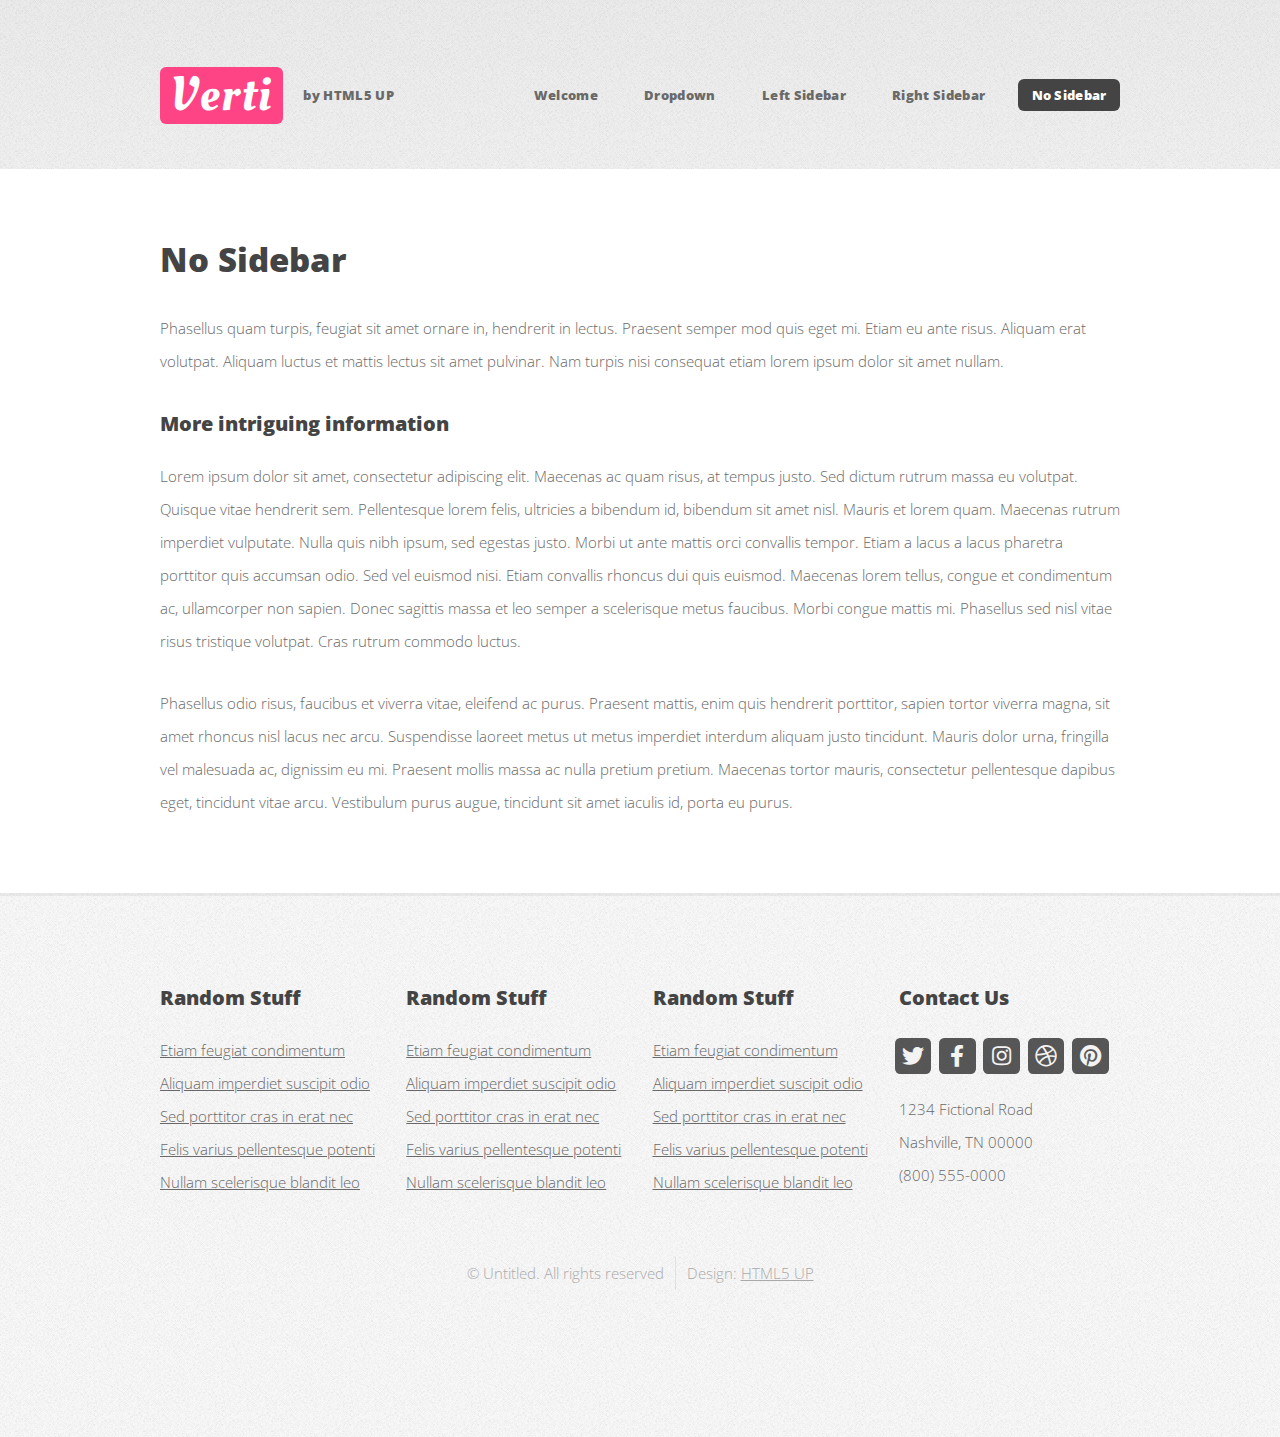
<file: no-sidebar.html>
<!DOCTYPE HTML>
<!--
	Verti by HTML5 UP
	html5up.net | @ajlkn
	Free for personal and commercial use under the CCA 3.0 license (html5up.net/license)
-->
<html>
	<head>
		<title>Verti by HTML5 UP</title>
		<meta charset="utf-8" />
		<meta name="viewport" content="width=device-width, initial-scale=1, user-scalable=no" />
		<link rel="stylesheet" href="assets/css/main.css" />
	</head>
	<body class="is-preload no-sidebar">
		<div id="page-wrapper">

			<!-- Header -->
				<div id="header-wrapper">
					<header id="header" class="container">

						<!-- Logo -->
							<div id="logo">
								<h1><a href="index.html">Verti</a></h1>
								<span>by HTML5 UP</span>
							</div>

						<!-- Nav -->
							<nav id="nav">
								<ul>
									<li><a href="index.html">Welcome</a></li>
									<li>
										<a href="#">Dropdown</a>
										<ul>
											<li><a href="#">Lorem ipsum dolor</a></li>
											<li><a href="#">Magna phasellus</a></li>
											<li>
												<a href="#">Phasellus consequat</a>
												<ul>
													<li><a href="#">Lorem ipsum dolor</a></li>
													<li><a href="#">Phasellus consequat</a></li>
													<li><a href="#">Magna phasellus</a></li>
													<li><a href="#">Etiam dolore nisl</a></li>
												</ul>
											</li>
											<li><a href="#">Veroeros feugiat</a></li>
										</ul>
									</li>
									<li><a href="left-sidebar.html">Left Sidebar</a></li>
									<li><a href="right-sidebar.html">Right Sidebar</a></li>
									<li class="current"><a href="no-sidebar.html">No Sidebar</a></li>
								</ul>
							</nav>

					</header>
				</div>

			<!-- Main -->
				<div id="main-wrapper">
					<div class="container">
						<div id="content">

							<!-- Content -->
								<article>

									<h2>No Sidebar</h2>

									<p>Phasellus quam turpis, feugiat sit amet ornare in, hendrerit in lectus.
									Praesent semper mod quis eget mi. Etiam eu ante risus. Aliquam erat volutpat.
									Aliquam luctus et mattis lectus sit amet pulvinar. Nam turpis nisi
									consequat etiam lorem ipsum dolor sit amet nullam.</p>

									<h3>More intriguing information</h3>
									<p>Lorem ipsum dolor sit amet, consectetur adipiscing elit. Maecenas ac quam risus, at tempus
									justo. Sed dictum rutrum massa eu volutpat. Quisque vitae hendrerit sem. Pellentesque lorem felis,
									ultricies a bibendum id, bibendum sit amet nisl. Mauris et lorem quam. Maecenas rutrum imperdiet
									vulputate. Nulla quis nibh ipsum, sed egestas justo. Morbi ut ante mattis orci convallis tempor.
									Etiam a lacus a lacus pharetra porttitor quis accumsan odio. Sed vel euismod nisi. Etiam convallis
									rhoncus dui quis euismod. Maecenas lorem tellus, congue et condimentum ac, ullamcorper non sapien.
									Donec sagittis massa et leo semper a scelerisque metus faucibus. Morbi congue mattis mi.
									Phasellus sed nisl vitae risus tristique volutpat. Cras rutrum commodo luctus.</p>

									<p>Phasellus odio risus, faucibus et viverra vitae, eleifend ac purus. Praesent mattis, enim
									quis hendrerit porttitor, sapien tortor viverra magna, sit amet rhoncus nisl lacus nec arcu.
									Suspendisse laoreet metus ut metus imperdiet interdum aliquam justo tincidunt. Mauris dolor urna,
									fringilla vel malesuada ac, dignissim eu mi. Praesent mollis massa ac nulla pretium pretium.
									Maecenas tortor mauris, consectetur pellentesque dapibus eget, tincidunt vitae arcu.
									Vestibulum purus augue, tincidunt sit amet iaculis id, porta eu purus.</p>

								</article>

						</div>
					</div>
				</div>

			<!-- Footer -->
				<div id="footer-wrapper">
					<footer id="footer" class="container">
						<div class="row">
							<div class="col-3 col-6-medium col-12-small">

								<!-- Links -->
									<section class="widget links">
										<h3>Random Stuff</h3>
										<ul class="style2">
											<li><a href="#">Etiam feugiat condimentum</a></li>
											<li><a href="#">Aliquam imperdiet suscipit odio</a></li>
											<li><a href="#">Sed porttitor cras in erat nec</a></li>
											<li><a href="#">Felis varius pellentesque potenti</a></li>
											<li><a href="#">Nullam scelerisque blandit leo</a></li>
										</ul>
									</section>

							</div>
							<div class="col-3 col-6-medium col-12-small">

								<!-- Links -->
									<section class="widget links">
										<h3>Random Stuff</h3>
										<ul class="style2">
											<li><a href="#">Etiam feugiat condimentum</a></li>
											<li><a href="#">Aliquam imperdiet suscipit odio</a></li>
											<li><a href="#">Sed porttitor cras in erat nec</a></li>
											<li><a href="#">Felis varius pellentesque potenti</a></li>
											<li><a href="#">Nullam scelerisque blandit leo</a></li>
										</ul>
									</section>

							</div>
							<div class="col-3 col-6-medium col-12-small">

								<!-- Links -->
									<section class="widget links">
										<h3>Random Stuff</h3>
										<ul class="style2">
											<li><a href="#">Etiam feugiat condimentum</a></li>
											<li><a href="#">Aliquam imperdiet suscipit odio</a></li>
											<li><a href="#">Sed porttitor cras in erat nec</a></li>
											<li><a href="#">Felis varius pellentesque potenti</a></li>
											<li><a href="#">Nullam scelerisque blandit leo</a></li>
										</ul>
									</section>

							</div>
							<div class="col-3 col-6-medium col-12-small">

								<!-- Contact -->
									<section class="widget contact">
										<h3>Contact Us</h3>
										<ul>
											<li><a href="#" class="icon brands fa-twitter"><span class="label">Twitter</span></a></li>
											<li><a href="#" class="icon brands fa-facebook-f"><span class="label">Facebook</span></a></li>
											<li><a href="#" class="icon brands fa-instagram"><span class="label">Instagram</span></a></li>
											<li><a href="#" class="icon brands fa-dribbble"><span class="label">Dribbble</span></a></li>
											<li><a href="#" class="icon brands fa-pinterest"><span class="label">Pinterest</span></a></li>
										</ul>
										<p>1234 Fictional Road<br />
										Nashville, TN 00000<br />
										(800) 555-0000</p>
									</section>

							</div>
						</div>
						<div class="row">
							<div class="col-12">
								<div id="copyright">
									<ul class="menu">
										<li>&copy; Untitled. All rights reserved</li><li>Design: <a href="http://html5up.net">HTML5 UP</a></li>
									</ul>
								</div>
							</div>
						</div>
					</footer>
				</div>

			</div>

		<!-- Scripts -->

			<script src="assets/js/jquery.min.js"></script>
			<script src="assets/js/jquery.dropotron.min.js"></script>
			<script src="assets/js/browser.min.js"></script>
			<script src="assets/js/breakpoints.min.js"></script>
			<script src="assets/js/util.js"></script>
			<script src="assets/js/main.js"></script>

	</body>
</html>
</file>
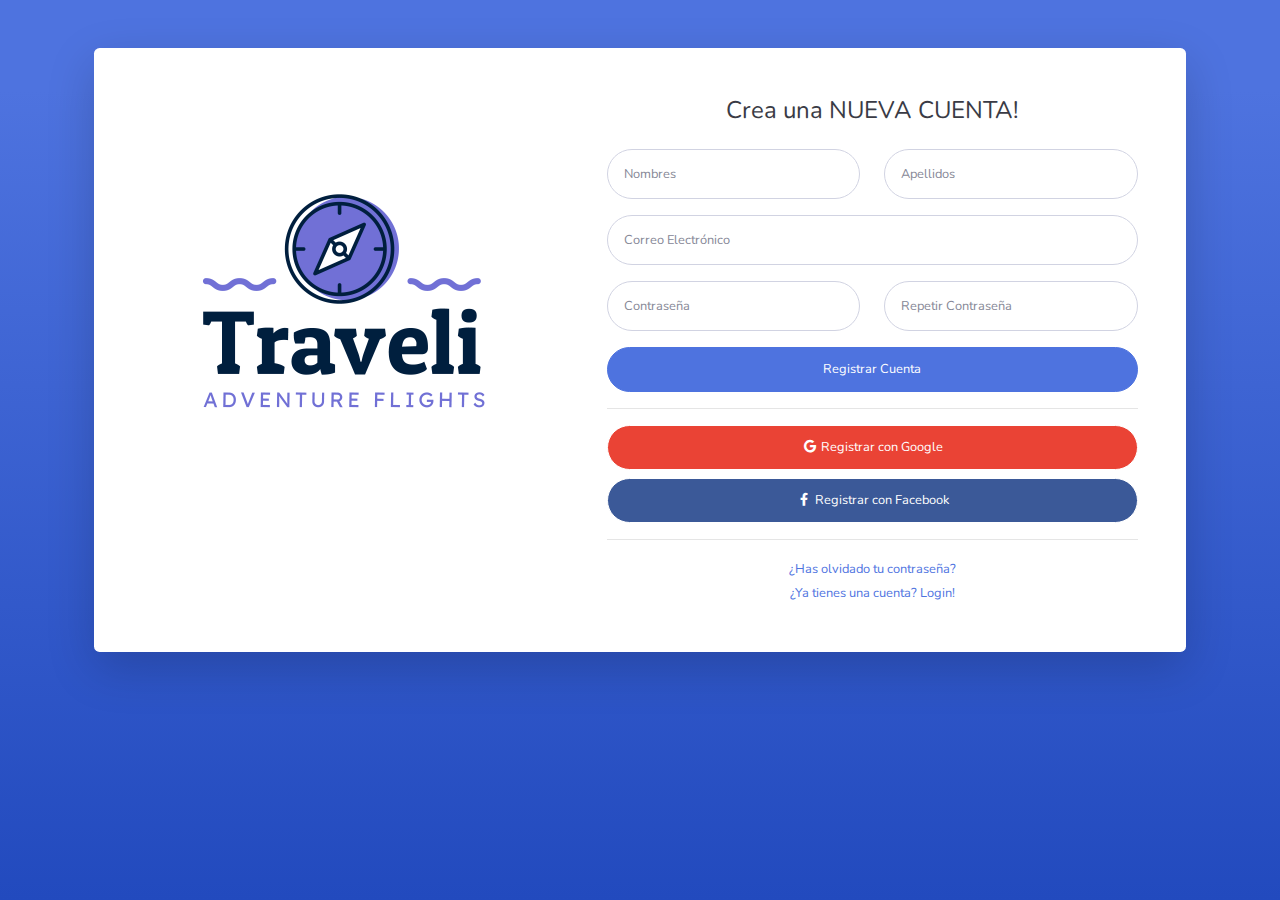
<file: register.html>
<!DOCTYPE html>
<html lang="en">

<head>

    <meta charset="utf-8">
    <meta http-equiv="X-UA-Compatible" content="IE=edge">
    <meta name="viewport" content="width=device-width, initial-scale=1, shrink-to-fit=no">
    <meta name="description" content="">
    <meta name="author" content="">

    <title>ADMINISTRADOR - Ingreso</title>

    <!-- Custom fonts for this template-->
    <link href="vendor/fontawesome-free/css/all.min.css" rel="stylesheet" type="text/css">
    <link
        href="https://fonts.googleapis.com/css?family=Nunito:200,200i,300,300i,400,400i,600,600i,700,700i,800,800i,900,900i"
        rel="stylesheet">

    <!-- Custom styles for this template-->
    <link href="css/sb-admin-2.min.css" rel="stylesheet">

</head>

<body class="bg-gradient-primary">

    <div class="container">

        <div class="card o-hidden border-0 shadow-lg my-5">
            <div class="card-body p-0">
                <!-- Nested Row within Card Body -->
                <div class="row">
                    <div class="col-lg-5 d-none d-lg-block ">
                        <img src="img/7841814.jpg" alt="Logo de tu empresa" style="width: 500px; height: auto; margin-right: 150px; margin-top: 30px;"></div>
                    <div class="col-lg-7">
                        <div class="p-5">
                            <div class="text-center">
                                <h1 class="h4 text-gray-900 mb-4">Crea una NUEVA CUENTA!</h1>
                            </div>
                            <form class="user">
                                <div class="form-group row">
                                    <div class="col-sm-6 mb-3 mb-sm-0">
                                        <input type="text" class="form-control form-control-user" id="exampleFirstName"
                                            placeholder="Nombres">
                                    </div>
                                    <div class="col-sm-6">
                                        <input type="text" class="form-control form-control-user" id="exampleLastName"
                                            placeholder="Apellidos">
                                    </div>
                                </div>
                                <div class="form-group">
                                    <input type="email" class="form-control form-control-user" id="exampleInputEmail"
                                        placeholder="Correo Electrónico">
                                </div>
                                <div class="form-group row">
                                    <div class="col-sm-6 mb-3 mb-sm-0">
                                        <input type="password" class="form-control form-control-user"
                                            id="exampleInputPassword" placeholder="Contraseña">
                                    </div>
                                    <div class="col-sm-6">
                                        <input type="password" class="form-control form-control-user"
                                            id="exampleRepeatPassword" placeholder="Repetir Contraseña">
                                    </div>
                                </div>
                                <a href="login.html" class="btn btn-primary btn-user btn-block">
                                    Registrar Cuenta
                                </a>
                                <hr>
                                <a href="index.html" class="btn btn-google btn-user btn-block">
                                    <i class="fab fa-google fa-fw"></i> Registrar con Google
                                </a>
                                <a href="index.html" class="btn btn-facebook btn-user btn-block">
                                    <i class="fab fa-facebook-f fa-fw"></i> Registrar con Facebook
                                </a>
                            </form>
                            <hr>
                            <div class="text-center">
                                <a class="small" href="forgot-password.html">¿Has olvidado tu contraseña?</a>
                            </div>
                            <div class="text-center">
                                <a class="small" href="login.html">¿Ya tienes una cuenta? Login!</a>
                            </div>
                        </div>
                    </div>
                </div>
            </div>
        </div>

    </div>

    <!-- Bootstrap core JavaScript-->
    <script src="vendor/jquery/jquery.min.js"></script>
    <script src="vendor/bootstrap/js/bootstrap.bundle.min.js"></script>

    <!-- Core plugin JavaScript-->
    <script src="vendor/jquery-easing/jquery.easing.min.js"></script>

    <!-- Custom scripts for all pages-->
    <script src="js/sb-admin-2.min.js"></script>

</body>

</html>
</file>
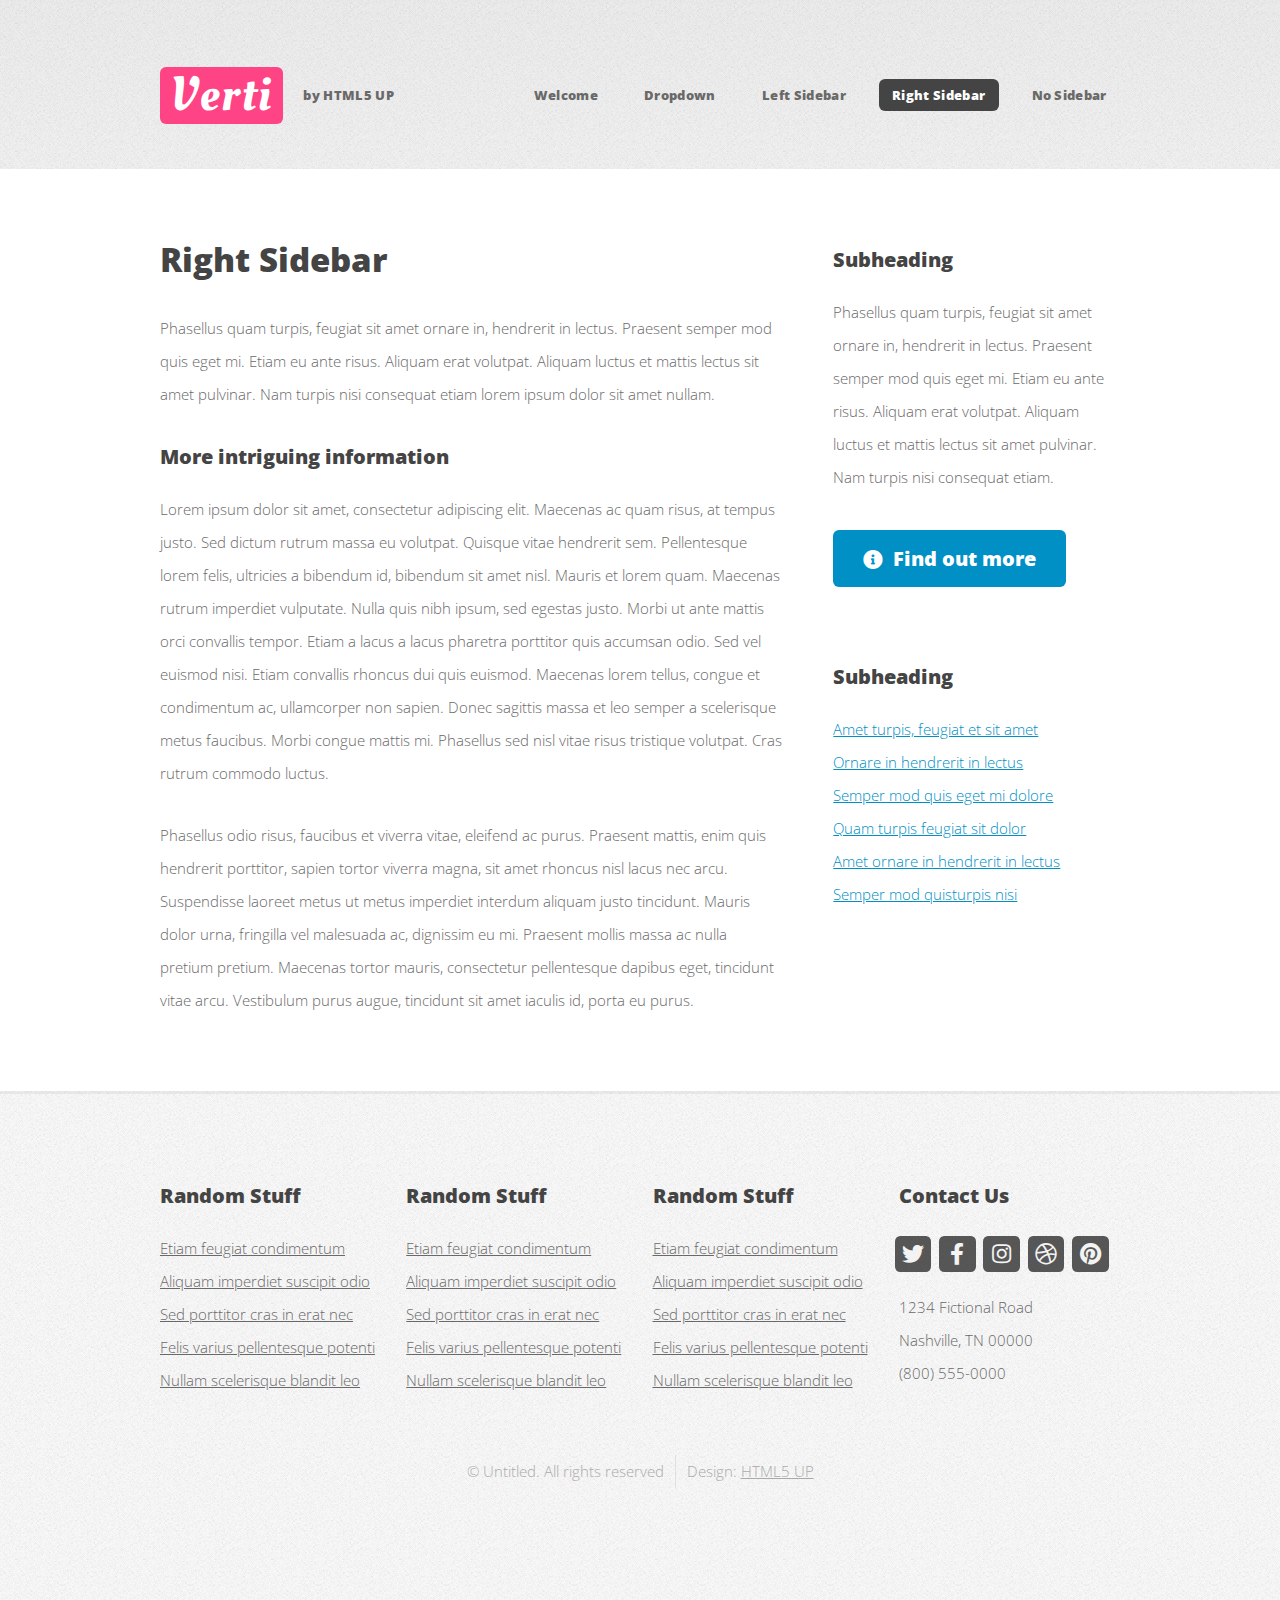
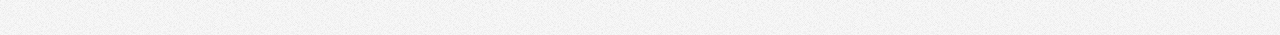
<file: right-sidebar.html>
<!DOCTYPE HTML>
<!--
	Verti by HTML5 UP
	html5up.net | @ajlkn
	Free for personal and commercial use under the CCA 3.0 license (html5up.net/license)
-->
<html>
	<head>
		<title>Verti by HTML5 UP</title>
		<meta charset="utf-8" />
		<meta name="viewport" content="width=device-width, initial-scale=1, user-scalable=no" />
		<link rel="stylesheet" href="assets/css/main.css" />
	</head>
	<body class="is-preload right-sidebar">
		<div id="page-wrapper">

			<!-- Header -->
				<div id="header-wrapper">
					<header id="header" class="container">

						<!-- Logo -->
							<div id="logo">
								<h1><a href="index.html">Verti</a></h1>
								<span>by HTML5 UP</span>
							</div>

						<!-- Nav -->
							<nav id="nav">
								<ul>
									<li><a href="index.html">Welcome</a></li>
									<li>
										<a href="#">Dropdown</a>
										<ul>
											<li><a href="#">Lorem ipsum dolor</a></li>
											<li><a href="#">Magna phasellus</a></li>
											<li>
												<a href="#">Phasellus consequat</a>
												<ul>
													<li><a href="#">Lorem ipsum dolor</a></li>
													<li><a href="#">Phasellus consequat</a></li>
													<li><a href="#">Magna phasellus</a></li>
													<li><a href="#">Etiam dolore nisl</a></li>
												</ul>
											</li>
											<li><a href="#">Veroeros feugiat</a></li>
										</ul>
									</li>
									<li><a href="left-sidebar.html">Left Sidebar</a></li>
									<li class="current"><a href="right-sidebar.html">Right Sidebar</a></li>
									<li><a href="no-sidebar.html">No Sidebar</a></li>
								</ul>
							</nav>

					</header>
				</div>

			<!-- Main -->
				<div id="main-wrapper">
					<div class="container">
						<div class="row gtr-200">
							<div class="col-8 col-12-medium">
								<div id="content">

									<!-- Content -->
										<article>

											<h2>Right Sidebar</h2>

											<p>Phasellus quam turpis, feugiat sit amet ornare in, hendrerit in lectus.
											Praesent semper mod quis eget mi. Etiam eu ante risus. Aliquam erat volutpat.
											Aliquam luctus et mattis lectus sit amet pulvinar. Nam turpis nisi
											consequat etiam lorem ipsum dolor sit amet nullam.</p>

											<h3>More intriguing information</h3>
											<p>Lorem ipsum dolor sit amet, consectetur adipiscing elit. Maecenas ac quam risus, at tempus
											justo. Sed dictum rutrum massa eu volutpat. Quisque vitae hendrerit sem. Pellentesque lorem felis,
											ultricies a bibendum id, bibendum sit amet nisl. Mauris et lorem quam. Maecenas rutrum imperdiet
											vulputate. Nulla quis nibh ipsum, sed egestas justo. Morbi ut ante mattis orci convallis tempor.
											Etiam a lacus a lacus pharetra porttitor quis accumsan odio. Sed vel euismod nisi. Etiam convallis
											rhoncus dui quis euismod. Maecenas lorem tellus, congue et condimentum ac, ullamcorper non sapien.
											Donec sagittis massa et leo semper a scelerisque metus faucibus. Morbi congue mattis mi.
											Phasellus sed nisl vitae risus tristique volutpat. Cras rutrum commodo luctus.</p>

											<p>Phasellus odio risus, faucibus et viverra vitae, eleifend ac purus. Praesent mattis, enim
											quis hendrerit porttitor, sapien tortor viverra magna, sit amet rhoncus nisl lacus nec arcu.
											Suspendisse laoreet metus ut metus imperdiet interdum aliquam justo tincidunt. Mauris dolor urna,
											fringilla vel malesuada ac, dignissim eu mi. Praesent mollis massa ac nulla pretium pretium.
											Maecenas tortor mauris, consectetur pellentesque dapibus eget, tincidunt vitae arcu.
											Vestibulum purus augue, tincidunt sit amet iaculis id, porta eu purus.</p>

										</article>

								</div>
							</div>
							<div class="col-4 col-12-medium">
								<div id="sidebar">

									<!-- Sidebar -->
										<section>
											<h3>Subheading</h3>
											<p>Phasellus quam turpis, feugiat sit amet ornare in, hendrerit in lectus.
											Praesent semper mod quis eget mi. Etiam eu ante risus. Aliquam erat volutpat.
											Aliquam luctus et mattis lectus sit amet pulvinar. Nam turpis nisi
											consequat etiam.</p>
											<footer>
												<a href="#" class="button icon solid fa-info-circle">Find out more</a>
											</footer>
										</section>

										<section>
											<h3>Subheading</h3>
											<ul class="style2">
												<li><a href="#">Amet turpis, feugiat et sit amet</a></li>
												<li><a href="#">Ornare in hendrerit in lectus</a></li>
												<li><a href="#">Semper mod quis eget mi dolore</a></li>
												<li><a href="#">Quam turpis feugiat sit dolor</a></li>
												<li><a href="#">Amet ornare in hendrerit in lectus</a></li>
												<li><a href="#">Semper mod quisturpis nisi</a></li>
											</ul>
										</section>

								</div>
							</div>
						</div>
					</div>
				</div>

			<!-- Footer -->
				<div id="footer-wrapper">
					<footer id="footer" class="container">
						<div class="row">
							<div class="col-3 col-6-medium col-12-small">

								<!-- Links -->
									<section class="widget links">
										<h3>Random Stuff</h3>
										<ul class="style2">
											<li><a href="#">Etiam feugiat condimentum</a></li>
											<li><a href="#">Aliquam imperdiet suscipit odio</a></li>
											<li><a href="#">Sed porttitor cras in erat nec</a></li>
											<li><a href="#">Felis varius pellentesque potenti</a></li>
											<li><a href="#">Nullam scelerisque blandit leo</a></li>
										</ul>
									</section>

							</div>
							<div class="col-3 col-6-medium col-12-small">

								<!-- Links -->
									<section class="widget links">
										<h3>Random Stuff</h3>
										<ul class="style2">
											<li><a href="#">Etiam feugiat condimentum</a></li>
											<li><a href="#">Aliquam imperdiet suscipit odio</a></li>
											<li><a href="#">Sed porttitor cras in erat nec</a></li>
											<li><a href="#">Felis varius pellentesque potenti</a></li>
											<li><a href="#">Nullam scelerisque blandit leo</a></li>
										</ul>
									</section>

							</div>
							<div class="col-3 col-6-medium col-12-small">

								<!-- Links -->
									<section class="widget links">
										<h3>Random Stuff</h3>
										<ul class="style2">
											<li><a href="#">Etiam feugiat condimentum</a></li>
											<li><a href="#">Aliquam imperdiet suscipit odio</a></li>
											<li><a href="#">Sed porttitor cras in erat nec</a></li>
											<li><a href="#">Felis varius pellentesque potenti</a></li>
											<li><a href="#">Nullam scelerisque blandit leo</a></li>
										</ul>
									</section>

							</div>
							<div class="col-3 col-6-medium col-12-small">

								<!-- Contact -->
									<section class="widget contact">
										<h3>Contact Us</h3>
										<ul>
											<li><a href="#" class="icon brands fa-twitter"><span class="label">Twitter</span></a></li>
											<li><a href="#" class="icon brands fa-facebook-f"><span class="label">Facebook</span></a></li>
											<li><a href="#" class="icon brands fa-instagram"><span class="label">Instagram</span></a></li>
											<li><a href="#" class="icon brands fa-dribbble"><span class="label">Dribbble</span></a></li>
											<li><a href="#" class="icon brands fa-pinterest"><span class="label">Pinterest</span></a></li>
										</ul>
										<p>1234 Fictional Road<br />
										Nashville, TN 00000<br />
										(800) 555-0000</p>
									</section>

							</div>
						</div>
						<div class="row">
							<div class="col-12">
								<div id="copyright">
									<ul class="menu">
										<li>&copy; Untitled. All rights reserved</li><li>Design: <a href="http://html5up.net">HTML5 UP</a></li>
									</ul>
								</div>
							</div>
						</div>
					</footer>
				</div>

			</div>

		<!-- Scripts -->

			<script src="assets/js/jquery.min.js"></script>
			<script src="assets/js/jquery.dropotron.min.js"></script>
			<script src="assets/js/browser.min.js"></script>
			<script src="assets/js/breakpoints.min.js"></script>
			<script src="assets/js/util.js"></script>
			<script src="assets/js/main.js"></script>

	</body>
</html>
</file>
<file: assets/css/main.css>
@import url("fontawesome-all.min.css");
@import url("https://fonts.googleapis.com/css?family=Oleo+Script:400|Open+Sans:300,300italic,600,600italic,800");

/*
	Verti by HTML5 UP
	html5up.net | @ajlkn
	Free for personal and commercial use under the CCA 3.0 license (html5up.net/license)
*/

html, body, div, span, applet, object,
iframe, h1, h2, h3, h4, h5, h6, p, blockquote,
pre, a, abbr, acronym, address, big, cite,
code, del, dfn, em, img, ins, kbd, q, s, samp,
small, strike, strong, sub, sup, tt, var, b,
u, i, center, dl, dt, dd, ol, ul, li, fieldset,
form, label, legend, table, caption, tbody,
tfoot, thead, tr, th, td, article, aside,
canvas, details, embed, figure, figcaption,
footer, header, hgroup, menu, nav, output, ruby,
section, summary, time, mark, audio, video {
	margin: 0;
	padding: 0;
	border: 0;
	font-size: 100%;
	font: inherit;
	vertical-align: baseline;}

article, aside, details, figcaption, figure,
footer, header, hgroup, menu, nav, section {
	display: block;}

body {
	line-height: 1;
}

ol, ul {
	list-style: none;
}

blockquote, q {
	quotes: none;
}

	blockquote:before, blockquote:after, q:before, q:after {
		content: '';
		content: none;
	}

table {
	border-collapse: collapse;
	border-spacing: 0;
}

body {
	-webkit-text-size-adjust: none;
}

mark {
	background-color: transparent;
	color: inherit;
}

input::-moz-focus-inner {
	border: 0;
	padding: 0;
}

input, select, textarea {
	-moz-appearance: none;
	-webkit-appearance: none;
	-ms-appearance: none;
	appearance: none;
}

/* Basic */

	@-ms-viewport {
		width: device-width;
	}

	html {
		box-sizing: border-box;
	}

	*, *:before, *:after {
		box-sizing: inherit;
	}

	body {
		background-image: -moz-linear-gradient(top, rgba(0, 0, 0, 0.05), rgba(0, 0, 0, 0)), url("images/bg01.png");
		background-image: -webkit-linear-gradient(top, rgba(0, 0, 0, 0.05), rgba(0, 0, 0, 0)), url("images/bg01.png");
		background-image: -ms-linear-gradient(top, rgba(0, 0, 0, 0.05), rgba(0, 0, 0, 0)), url("images/bg01.png");
		background-image: linear-gradient(top, rgba(0, 0, 0, 0.05), rgba(0, 0, 0, 0)), url("images/bg01.png");
		background-color: #f7f7f7;
		background-position: top left, top left;
		background-repeat: repeat-x, repeat;
		background-size: 100% 30em, auto;
		font-family: 'Open Sans', sans-serif;
		font-size: 13pt;
		color: #696969;
		font-weight: 300;
		line-height: 2.25em;
	}

		body.is-preload *, body.is-preload *:before, body.is-preload *:after {
			-moz-animation: none !important;
			-webkit-animation: none !important;
			-ms-animation: none !important;
			animation: none !important;
			-moz-transition: none !important;
			-webkit-transition: none !important;
			-ms-transition: none !important;
			transition: none !important;
		}

	input, select, textarea {
		font-family: 'Open Sans', sans-serif;
		font-size: 13pt;
		color: #696969;
		font-weight: 300;
		line-height: 2.25em;
	}

	a {
		color: #0090c5;
		text-decoration: underline;
	}

		a:hover {
			text-decoration: none;
		}

	h1, h2, h3, h4, h5, h6 {
		color: #444;
		font-weight: 800;
	}

		h1 a, h2 a, h3 a, h4 a, h5 a, h6 a {
			color: inherit;
			text-decoration: none;
			outline: 0;
		}

	h2 {
		font-size: 2.25em;
		margin: 0 0 1.1em 0;
		line-height: 1em;
	}

	h3 {
		font-size: 1.35em;
		margin: 0 0 1em 0;
	}

	b, strong {
		font-weight: 600;
		color: #444;
	}

	i, em {
		font-style: italic;
	}

	br.clear {
		clear: both;
	}

	sub {
		position: relative;
		top: 0.5em;
		font-size: 0.8em;
	}

	sup {
		position: relative;
		top: -0.5em;
		font-size: 0.8em;
	}

	hr {
		border: 0;
		border-top: solid 1px #eee;
	}

	blockquote {
		border-left: solid 0.5em #eee;
		padding: 1em 0 1em 2em;
		font-style: italic;
	}

	p, ul, ol, dl, table {
		margin-bottom: 2em;
	}

/* Container */

	.container {
		margin: 0 auto;
		max-width: 100%;
		width: 1400px;
	}

		@media screen and (max-width: 1680px) {

			.container {
				width: 1200px;
			}

		}

		@media screen and (max-width: 1280px) {

			.container {
				width: 960px;
			}

		}

		@media screen and (max-width: 980px) {

			.container {
				width: 90%;
			}

		}

		@media screen and (max-width: 736px) {

			.container {
				width: 100%;
			}

		}

/* Row */

	.row {
		display: flex;
		flex-wrap: wrap;
		box-sizing: border-box;
		align-items: stretch;
	}

		.row > * {
			box-sizing: border-box;
		}

		.row.gtr-uniform > * > :last-child {
			margin-bottom: 0;
		}

		.row.aln-left {
			justify-content: flex-start;
		}

		.row.aln-center {
			justify-content: center;
		}

		.row.aln-right {
			justify-content: flex-end;
		}

		.row.aln-top {
			align-items: flex-start;
		}

		.row.aln-middle {
			align-items: center;
		}

		.row.aln-bottom {
			align-items: flex-end;
		}

		.row > .imp {
			order: -1;
		}

		.row > .col-1 {
			width: 8.33333%;
		}

		.row > .off-1 {
			margin-left: 8.33333%;
		}

		.row > .col-2 {
			width: 16.66667%;
		}

		.row > .off-2 {
			margin-left: 16.66667%;
		}

		.row > .col-3 {
			width: 25%;
		}

		.row > .off-3 {
			margin-left: 25%;
		}

		.row > .col-4 {
			width: 33.33333%;
		}

		.row > .off-4 {
			margin-left: 33.33333%;
		}

		.row > .col-5 {
			width: 41.66667%;
		}

		.row > .off-5 {
			margin-left: 41.66667%;
		}

		.row > .col-6 {
			width: 50%;
		}

		.row > .off-6 {
			margin-left: 50%;
		}

		.row > .col-7 {
			width: 58.33333%;
		}

		.row > .off-7 {
			margin-left: 58.33333%;
		}

		.row > .col-8 {
			width: 66.66667%;
		}

		.row > .off-8 {
			margin-left: 66.66667%;
		}

		.row > .col-9 {
			width: 75%;
		}

		.row > .off-9 {
			margin-left: 75%;
		}

		.row > .col-10 {
			width: 83.33333%;
		}

		.row > .off-10 {
			margin-left: 83.33333%;
		}

		.row > .col-11 {
			width: 91.66667%;
		}

		.row > .off-11 {
			margin-left: 91.66667%;
		}

		.row > .col-12 {
			width: 100%;
		}

		.row > .off-12 {
			margin-left: 100%;
		}

		.row.gtr-0 {
			margin-top: 0px;
			margin-left: 0px;
		}

			.row.gtr-0 > * {
				padding: 0px 0 0 0px;
			}

			.row.gtr-0.gtr-uniform {
				margin-top: 0px;
			}

				.row.gtr-0.gtr-uniform > * {
					padding-top: 0px;
				}

		.row.gtr-25 {
			margin-top: -10px;
			margin-left: -10px;
		}

			.row.gtr-25 > * {
				padding: 10px 0 0 10px;
			}

			.row.gtr-25.gtr-uniform {
				margin-top: -10px;
			}

				.row.gtr-25.gtr-uniform > * {
					padding-top: 10px;
				}

		.row.gtr-50 {
			margin-top: -20px;
			margin-left: -20px;
		}

			.row.gtr-50 > * {
				padding: 20px 0 0 20px;
			}

			.row.gtr-50.gtr-uniform {
				margin-top: -20px;
			}

				.row.gtr-50.gtr-uniform > * {
					padding-top: 20px;
				}

		.row {
			margin-top: -40px;
			margin-left: -40px;
		}

			.row > * {
				padding: 40px 0 0 40px;
			}

			.row.gtr-uniform {
				margin-top: -40px;
			}

				.row.gtr-uniform > * {
					padding-top: 40px;
				}

		.row.gtr-150 {
			margin-top: -60px;
			margin-left: -60px;
		}

			.row.gtr-150 > * {
				padding: 60px 0 0 60px;
			}

			.row.gtr-150.gtr-uniform {
				margin-top: -60px;
			}

				.row.gtr-150.gtr-uniform > * {
					padding-top: 60px;
				}

		.row.gtr-200 {
			margin-top: -80px;
			margin-left: -80px;
		}

			.row.gtr-200 > * {
				padding: 80px 0 0 80px;
			}

			.row.gtr-200.gtr-uniform {
				margin-top: -80px;
			}

				.row.gtr-200.gtr-uniform > * {
					padding-top: 80px;
				}

		@media screen and (max-width: 1680px) {

			.row {
				display: flex;
				flex-wrap: wrap;
				box-sizing: border-box;
				align-items: stretch;
			}

				.row > * {
					box-sizing: border-box;
				}

				.row.gtr-uniform > * > :last-child {
					margin-bottom: 0;
				}

				.row.aln-left {
					justify-content: flex-start;
				}

				.row.aln-center {
					justify-content: center;
				}

				.row.aln-right {
					justify-content: flex-end;
				}

				.row.aln-top {
					align-items: flex-start;
				}

				.row.aln-middle {
					align-items: center;
				}

				.row.aln-bottom {
					align-items: flex-end;
				}

				.row > .imp-xlarge {
					order: -1;
				}

				.row > .col-1-xlarge {
					width: 8.33333%;
				}

				.row > .off-1-xlarge {
					margin-left: 8.33333%;
				}

				.row > .col-2-xlarge {
					width: 16.66667%;
				}

				.row > .off-2-xlarge {
					margin-left: 16.66667%;
				}

				.row > .col-3-xlarge {
					width: 25%;
				}

				.row > .off-3-xlarge {
					margin-left: 25%;
				}

				.row > .col-4-xlarge {
					width: 33.33333%;
				}

				.row > .off-4-xlarge {
					margin-left: 33.33333%;
				}

				.row > .col-5-xlarge {
					width: 41.66667%;
				}

				.row > .off-5-xlarge {
					margin-left: 41.66667%;
				}

				.row > .col-6-xlarge {
					width: 50%;
				}

				.row > .off-6-xlarge {
					margin-left: 50%;
				}

				.row > .col-7-xlarge {
					width: 58.33333%;
				}

				.row > .off-7-xlarge {
					margin-left: 58.33333%;
				}

				.row > .col-8-xlarge {
					width: 66.66667%;
				}

				.row > .off-8-xlarge {
					margin-left: 66.66667%;
				}

				.row > .col-9-xlarge {
					width: 75%;
				}

				.row > .off-9-xlarge {
					margin-left: 75%;
				}

				.row > .col-10-xlarge {
					width: 83.33333%;
				}

				.row > .off-10-xlarge {
					margin-left: 83.33333%;
				}

				.row > .col-11-xlarge {
					width: 91.66667%;
				}

				.row > .off-11-xlarge {
					margin-left: 91.66667%;
				}

				.row > .col-12-xlarge {
					width: 100%;
				}

				.row > .off-12-xlarge {
					margin-left: 100%;
				}

				.row.gtr-0 {
					margin-top: 0px;
					margin-left: 0px;
				}

					.row.gtr-0 > * {
						padding: 0px 0 0 0px;
					}

					.row.gtr-0.gtr-uniform {
						margin-top: 0px;
					}

						.row.gtr-0.gtr-uniform > * {
							padding-top: 0px;
						}

				.row.gtr-25 {
					margin-top: -10px;
					margin-left: -10px;
				}

					.row.gtr-25 > * {
						padding: 10px 0 0 10px;
					}

					.row.gtr-25.gtr-uniform {
						margin-top: -10px;
					}

						.row.gtr-25.gtr-uniform > * {
							padding-top: 10px;
						}

				.row.gtr-50 {
					margin-top: -20px;
					margin-left: -20px;
				}

					.row.gtr-50 > * {
						padding: 20px 0 0 20px;
					}

					.row.gtr-50.gtr-uniform {
						margin-top: -20px;
					}

						.row.gtr-50.gtr-uniform > * {
							padding-top: 20px;
						}

				.row {
					margin-top: -40px;
					margin-left: -40px;
				}

					.row > * {
						padding: 40px 0 0 40px;
					}

					.row.gtr-uniform {
						margin-top: -40px;
					}

						.row.gtr-uniform > * {
							padding-top: 40px;
						}

				.row.gtr-150 {
					margin-top: -60px;
					margin-left: -60px;
				}

					.row.gtr-150 > * {
						padding: 60px 0 0 60px;
					}

					.row.gtr-150.gtr-uniform {
						margin-top: -60px;
					}

						.row.gtr-150.gtr-uniform > * {
							padding-top: 60px;
						}

				.row.gtr-200 {
					margin-top: -80px;
					margin-left: -80px;
				}

					.row.gtr-200 > * {
						padding: 80px 0 0 80px;
					}

					.row.gtr-200.gtr-uniform {
						margin-top: -80px;
					}

						.row.gtr-200.gtr-uniform > * {
							padding-top: 80px;
						}

		}

		@media screen and (max-width: 1280px) {

			.row {
				display: flex;
				flex-wrap: wrap;
				box-sizing: border-box;
				align-items: stretch;
			}

				.row > * {
					box-sizing: border-box;
				}

				.row.gtr-uniform > * > :last-child {
					margin-bottom: 0;
				}

				.row.aln-left {
					justify-content: flex-start;
				}

				.row.aln-center {
					justify-content: center;
				}

				.row.aln-right {
					justify-content: flex-end;
				}

				.row.aln-top {
					align-items: flex-start;
				}

				.row.aln-middle {
					align-items: center;
				}

				.row.aln-bottom {
					align-items: flex-end;
				}

				.row > .imp-large {
					order: -1;
				}

				.row > .col-1-large {
					width: 8.33333%;
				}

				.row > .off-1-large {
					margin-left: 8.33333%;
				}

				.row > .col-2-large {
					width: 16.66667%;
				}

				.row > .off-2-large {
					margin-left: 16.66667%;
				}

				.row > .col-3-large {
					width: 25%;
				}

				.row > .off-3-large {
					margin-left: 25%;
				}

				.row > .col-4-large {
					width: 33.33333%;
				}

				.row > .off-4-large {
					margin-left: 33.33333%;
				}

				.row > .col-5-large {
					width: 41.66667%;
				}

				.row > .off-5-large {
					margin-left: 41.66667%;
				}

				.row > .col-6-large {
					width: 50%;
				}

				.row > .off-6-large {
					margin-left: 50%;
				}

				.row > .col-7-large {
					width: 58.33333%;
				}

				.row > .off-7-large {
					margin-left: 58.33333%;
				}

				.row > .col-8-large {
					width: 66.66667%;
				}

				.row > .off-8-large {
					margin-left: 66.66667%;
				}

				.row > .col-9-large {
					width: 75%;
				}

				.row > .off-9-large {
					margin-left: 75%;
				}

				.row > .col-10-large {
					width: 83.33333%;
				}

				.row > .off-10-large {
					margin-left: 83.33333%;
				}

				.row > .col-11-large {
					width: 91.66667%;
				}

				.row > .off-11-large {
					margin-left: 91.66667%;
				}

				.row > .col-12-large {
					width: 100%;
				}

				.row > .off-12-large {
					margin-left: 100%;
				}

				.row.gtr-0 {
					margin-top: 0px;
					margin-left: 0px;
				}

					.row.gtr-0 > * {
						padding: 0px 0 0 0px;
					}

					.row.gtr-0.gtr-uniform {
						margin-top: 0px;
					}

						.row.gtr-0.gtr-uniform > * {
							padding-top: 0px;
						}

				.row.gtr-25 {
					margin-top: -6.25px;
					margin-left: -6.25px;
				}

					.row.gtr-25 > * {
						padding: 6.25px 0 0 6.25px;
					}

					.row.gtr-25.gtr-uniform {
						margin-top: -6.25px;
					}

						.row.gtr-25.gtr-uniform > * {
							padding-top: 6.25px;
						}

				.row.gtr-50 {
					margin-top: -12.5px;
					margin-left: -12.5px;
				}

					.row.gtr-50 > * {
						padding: 12.5px 0 0 12.5px;
					}

					.row.gtr-50.gtr-uniform {
						margin-top: -12.5px;
					}

						.row.gtr-50.gtr-uniform > * {
							padding-top: 12.5px;
						}

				.row {
					margin-top: -25px;
					margin-left: -25px;
				}

					.row > * {
						padding: 25px 0 0 25px;
					}

					.row.gtr-uniform {
						margin-top: -25px;
					}

						.row.gtr-uniform > * {
							padding-top: 25px;
						}

				.row.gtr-150 {
					margin-top: -37.5px;
					margin-left: -37.5px;
				}

					.row.gtr-150 > * {
						padding: 37.5px 0 0 37.5px;
					}

					.row.gtr-150.gtr-uniform {
						margin-top: -37.5px;
					}

						.row.gtr-150.gtr-uniform > * {
							padding-top: 37.5px;
						}

				.row.gtr-200 {
					margin-top: -50px;
					margin-left: -50px;
				}

					.row.gtr-200 > * {
						padding: 50px 0 0 50px;
					}

					.row.gtr-200.gtr-uniform {
						margin-top: -50px;
					}

						.row.gtr-200.gtr-uniform > * {
							padding-top: 50px;
						}

		}

		@media screen and (max-width: 980px) {

			.row {
				display: flex;
				flex-wrap: wrap;
				box-sizing: border-box;
				align-items: stretch;
			}

				.row > * {
					box-sizing: border-box;
				}

				.row.gtr-uniform > * > :last-child {
					margin-bottom: 0;
				}

				.row.aln-left {
					justify-content: flex-start;
				}

				.row.aln-center {
					justify-content: center;
				}

				.row.aln-right {
					justify-content: flex-end;
				}

				.row.aln-top {
					align-items: flex-start;
				}

				.row.aln-middle {
					align-items: center;
				}

				.row.aln-bottom {
					align-items: flex-end;
				}

				.row > .imp-medium {
					order: -1;
				}

				.row > .col-1-medium {
					width: 8.33333%;
				}

				.row > .off-1-medium {
					margin-left: 8.33333%;
				}

				.row > .col-2-medium {
					width: 16.66667%;
				}

				.row > .off-2-medium {
					margin-left: 16.66667%;
				}

				.row > .col-3-medium {
					width: 25%;
				}

				.row > .off-3-medium {
					margin-left: 25%;
				}

				.row > .col-4-medium {
					width: 33.33333%;
				}

				.row > .off-4-medium {
					margin-left: 33.33333%;
				}

				.row > .col-5-medium {
					width: 41.66667%;
				}

				.row > .off-5-medium {
					margin-left: 41.66667%;
				}

				.row > .col-6-medium {
					width: 50%;
				}

				.row > .off-6-medium {
					margin-left: 50%;
				}

				.row > .col-7-medium {
					width: 58.33333%;
				}

				.row > .off-7-medium {
					margin-left: 58.33333%;
				}

				.row > .col-8-medium {
					width: 66.66667%;
				}

				.row > .off-8-medium {
					margin-left: 66.66667%;
				}

				.row > .col-9-medium {
					width: 75%;
				}

				.row > .off-9-medium {
					margin-left: 75%;
				}

				.row > .col-10-medium {
					width: 83.33333%;
				}

				.row > .off-10-medium {
					margin-left: 83.33333%;
				}

				.row > .col-11-medium {
					width: 91.66667%;
				}

				.row > .off-11-medium {
					margin-left: 91.66667%;
				}

				.row > .col-12-medium {
					width: 100%;
				}

				.row > .off-12-medium {
					margin-left: 100%;
				}

				.row.gtr-0 {
					margin-top: 0px;
					margin-left: 0px;
				}

					.row.gtr-0 > * {
						padding: 0px 0 0 0px;
					}

					.row.gtr-0.gtr-uniform {
						margin-top: 0px;
					}

						.row.gtr-0.gtr-uniform > * {
							padding-top: 0px;
						}

				.row.gtr-25 {
					margin-top: -6.25px;
					margin-left: -6.25px;
				}

					.row.gtr-25 > * {
						padding: 6.25px 0 0 6.25px;
					}

					.row.gtr-25.gtr-uniform {
						margin-top: -6.25px;
					}

						.row.gtr-25.gtr-uniform > * {
							padding-top: 6.25px;
						}

				.row.gtr-50 {
					margin-top: -12.5px;
					margin-left: -12.5px;
				}

					.row.gtr-50 > * {
						padding: 12.5px 0 0 12.5px;
					}

					.row.gtr-50.gtr-uniform {
						margin-top: -12.5px;
					}

						.row.gtr-50.gtr-uniform > * {
							padding-top: 12.5px;
						}

				.row {
					margin-top: -25px;
					margin-left: -25px;
				}

					.row > * {
						padding: 25px 0 0 25px;
					}

					.row.gtr-uniform {
						margin-top: -25px;
					}

						.row.gtr-uniform > * {
							padding-top: 25px;
						}

				.row.gtr-150 {
					margin-top: -37.5px;
					margin-left: -37.5px;
				}

					.row.gtr-150 > * {
						padding: 37.5px 0 0 37.5px;
					}

					.row.gtr-150.gtr-uniform {
						margin-top: -37.5px;
					}

						.row.gtr-150.gtr-uniform > * {
							padding-top: 37.5px;
						}

				.row.gtr-200 {
					margin-top: -50px;
					margin-left: -50px;
				}

					.row.gtr-200 > * {
						padding: 50px 0 0 50px;
					}

					.row.gtr-200.gtr-uniform {
						margin-top: -50px;
					}

						.row.gtr-200.gtr-uniform > * {
							padding-top: 50px;
						}

		}

		@media screen and (max-width: 736px) {

			.row {
				display: flex;
				flex-wrap: wrap;
				box-sizing: border-box;
				align-items: stretch;
			}

				.row > * {
					box-sizing: border-box;
				}

				.row.gtr-uniform > * > :last-child {
					margin-bottom: 0;
				}

				.row.aln-left {
					justify-content: flex-start;
				}

				.row.aln-center {
					justify-content: center;
				}

				.row.aln-right {
					justify-content: flex-end;
				}

				.row.aln-top {
					align-items: flex-start;
				}

				.row.aln-middle {
					align-items: center;
				}

				.row.aln-bottom {
					align-items: flex-end;
				}

				.row > .imp-small {
					order: -1;
				}

				.row > .col-1-small {
					width: 8.33333%;
				}

				.row > .off-1-small {
					margin-left: 8.33333%;
				}

				.row > .col-2-small {
					width: 16.66667%;
				}

				.row > .off-2-small {
					margin-left: 16.66667%;
				}

				.row > .col-3-small {
					width: 25%;
				}

				.row > .off-3-small {
					margin-left: 25%;
				}

				.row > .col-4-small {
					width: 33.33333%;
				}

				.row > .off-4-small {
					margin-left: 33.33333%;
				}

				.row > .col-5-small {
					width: 41.66667%;
				}

				.row > .off-5-small {
					margin-left: 41.66667%;
				}

				.row > .col-6-small {
					width: 50%;
				}

				.row > .off-6-small {
					margin-left: 50%;
				}

				.row > .col-7-small {
					width: 58.33333%;
				}

				.row > .off-7-small {
					margin-left: 58.33333%;
				}

				.row > .col-8-small {
					width: 66.66667%;
				}

				.row > .off-8-small {
					margin-left: 66.66667%;
				}

				.row > .col-9-small {
					width: 75%;
				}

				.row > .off-9-small {
					margin-left: 75%;
				}

				.row > .col-10-small {
					width: 83.33333%;
				}

				.row > .off-10-small {
					margin-left: 83.33333%;
				}

				.row > .col-11-small {
					width: 91.66667%;
				}

				.row > .off-11-small {
					margin-left: 91.66667%;
				}

				.row > .col-12-small {
					width: 100%;
				}

				.row > .off-12-small {
					margin-left: 100%;
				}

				.row.gtr-0 {
					margin-top: 0px;
					margin-left: 0px;
				}

					.row.gtr-0 > * {
						padding: 0px 0 0 0px;
					}

					.row.gtr-0.gtr-uniform {
						margin-top: 0px;
					}

						.row.gtr-0.gtr-uniform > * {
							padding-top: 0px;
						}

				.row.gtr-25 {
					margin-top: -5px;
					margin-left: -5px;
				}

					.row.gtr-25 > * {
						padding: 5px 0 0 5px;
					}

					.row.gtr-25.gtr-uniform {
						margin-top: -5px;
					}

						.row.gtr-25.gtr-uniform > * {
							padding-top: 5px;
						}

				.row.gtr-50 {
					margin-top: -10px;
					margin-left: -10px;
				}

					.row.gtr-50 > * {
						padding: 10px 0 0 10px;
					}

					.row.gtr-50.gtr-uniform {
						margin-top: -10px;
					}

						.row.gtr-50.gtr-uniform > * {
							padding-top: 10px;
						}

				.row {
					margin-top: -20px;
					margin-left: -20px;
				}

					.row > * {
						padding: 20px 0 0 20px;
					}

					.row.gtr-uniform {
						margin-top: -20px;
					}

						.row.gtr-uniform > * {
							padding-top: 20px;
						}

				.row.gtr-150 {
					margin-top: -30px;
					margin-left: -30px;
				}

					.row.gtr-150 > * {
						padding: 30px 0 0 30px;
					}

					.row.gtr-150.gtr-uniform {
						margin-top: -30px;
					}

						.row.gtr-150.gtr-uniform > * {
							padding-top: 30px;
						}

				.row.gtr-200 {
					margin-top: -40px;
					margin-left: -40px;
				}

					.row.gtr-200 > * {
						padding: 40px 0 0 40px;
					}

					.row.gtr-200.gtr-uniform {
						margin-top: -40px;
					}

						.row.gtr-200.gtr-uniform > * {
							padding-top: 40px;
						}

		}

/* Section/Article */

	section, article {
		margin-bottom: 5em;
	}

	section > :last-child,
	article > :last-child,
	section:last-child,
	article:last-child {
		margin-bottom: 0;
	}

	header {
		margin: 0 0 2em 0;
	}

		header h2, header h3 {
			margin: 0 0 0.25em 0;
		}

		header p {
			margin: 0;
		}

	footer {
		margin: 2.5em 0 0 0;
	}

/* Forms */

	form label {
		display: block;
		font-weight: 800;
		margin: 0 0 1em 0;
		font-size: 0.8em;
		color: #444;
	}

	form input[type="text"],
	form input[type="email"],
	form input[type="password"],
	form select,
	form textarea {
		-webkit-appearance: none;
		display: block;
		width: 100%;
		border-radius: 8px;
		border: solid 1px #eee;
	}

		form input[type="text"]:focus,
		form input[type="email"]:focus,
		form input[type="password"]:focus,
		form select:focus,
		form textarea:focus {
			border-color: #0090c5;
		}

	form input[type="text"],
	form input[type="email"],
	form input[type="password"] {
		line-height: 3em;
		padding: 0 1em;
	}

	form select {
		line-height: 3em;
		padding: 0 1em;
	}

	form textarea {
		min-height: 9em;
		padding: 1em;
	}

	form ::-webkit-input-placeholder {
		color: #555 !important;
	}

	form :-moz-placeholder {
		color: #555 !important;
	}

	form ::-moz-placeholder {
		color: #555 !important;
	}

	form :-ms-input-placeholder {
		color: #555 !important;
	}

	form ::-moz-focus-inner {
		border: 0;
	}

/* Tables */

	table {
		width: 100%;
	}

		table tr {
			border-top: solid 1px #eee;
		}

			table tr:first-child {
				border-top: 0;
			}

		table td {
			padding: 0.5em 1em 0.5em 1em;
		}

		table th {
			text-align: left;
			padding: 0.5em 1em 0.5em 1em;
			font-weight: 800;
			margin: 0 0 1em 0;
		}

		table thead {
			background: #404248;
			color: #fff;
		}

/* Image */

	.image {
		display: inline-block;
		outline: 0;
	}

		.image img {
			display: block;
			width: 100%;
			border-radius: 8px;
		}

		.image.fit {
			display: block;
			width: 100%;
		}

		.image.featured {
			display: block;
			width: 100%;
			margin: 0 0 2.5em 0;
		}

		.image.left {
			float: left;
			margin: 0 2em 2em 0;
		}

		.image.centered {
			display: block;
			margin: 0 0 2.5em 0;
		}

			.image.centered img {
				margin: 0 auto;
				width: auto;
			}

/* Button */

	input[type="button"],
	input[type="submit"],
	input[type="reset"],
	button,
	.button {
		-moz-transition: background-color .25s ease-in-out;
		-webkit-transition: background-color .25s ease-in-out;
		-ms-transition: background-color .25s ease-in-out;
		transition: background-color .25s ease-in-out;
		-webkit-appearance: none;
		position: relative;
		display: inline-block;
		background: #0090c5;
		color: #fff;
		text-decoration: none;
		border-radius: 6px;
		font-weight: 800;
		outline: 0;
		border: 0;
		cursor: pointer;
		font-size: 1.35em;
		padding: 0.6em 1.5em;
	}

		input[type="button"].icon:before,
		input[type="submit"].icon:before,
		input[type="reset"].icon:before,
		button.icon:before,
		.button.icon:before {
			position: relative;
			margin-right: 0.5em;
			top: 0.05em;
		}

		input[type="button"]:hover,
		input[type="submit"]:hover,
		input[type="reset"]:hover,
		button:hover,
		.button:hover {
			background: #10a0d5;
		}

		input[type="button"]:active,
		input[type="submit"]:active,
		input[type="reset"]:active,
		button:active,
		.button:active {
			background: #20b0e5;
		}

		input[type="button"].alt,
		input[type="submit"].alt,
		input[type="reset"].alt,
		button.alt,
		.button.alt {
			background: #f1f1f1;
			background: rgba(0, 0, 0, 0.05);
			color: #444;
		}

			input[type="button"].alt:hover,
			input[type="submit"].alt:hover,
			input[type="reset"].alt:hover,
			button.alt:hover,
			.button.alt:hover {
				background: #e8e8e8;
				background: rgba(0, 0, 0, 0.085);
			}

			input[type="button"].alt:active,
			input[type="submit"].alt:active,
			input[type="reset"].alt:active,
			button.alt:active,
			.button.alt:active {
				background: #e4e4e4;
				background: rgba(0, 0, 0, 0.15);
			}

		input[type="button"].large,
		input[type="submit"].large,
		input[type="reset"].large,
		button.large,
		.button.large {
			font-size: 2.25em;
			padding: 0.8em 0.9em;
		}

/* List */

	ul {
		list-style: disc;
		padding-left: 1em;
	}

		ul li {
			padding-left: 0.5em;
		}

		ul.style2 {
			list-style: none;
			padding-left: 0;
		}

			ul.style2 li {
				padding-left: 0;
			}

	ol {
		list-style: decimal;
		padding-left: 1.25em;
	}

		ol li {
			padding-left: 0.25em;
		}

/* Actions */

	ul.actions {
		list-style: none;
		padding-left: 0;
	}

		ul.actions li {
			display: inline-block;
			padding: 0 0 0 0.25em;
			margin: 0 0 0 0.25em;
		}

			ul.actions li:first-child {
				margin-left: 0;
				padding-left: 0;
			}

/* Menu */

	ul.menu {
		list-style: none;
		padding-left: 0;
	}

		ul.menu li {
			border-left: solid 1px #e0e0e0;
			display: inline-block;
			padding: 0 0 0 0.75em;
			margin: 0 0 0 0.75em;
		}

			ul.menu li:first-child {
				border-left: 0;
				margin-left: 0;
				padding-left: 0;
			}

/* Box */

	.box {
		background: #fff;
		border-radius: 6px;
		box-shadow: 0px 3px 0px 0px rgba(0, 0, 0, 0.05);
		padding: 2em;
	}

		.box.feature {
			padding: 0;
		}

			.box.feature .inner {
				padding: 4em 2em 3em 2em;
			}

			.box.feature h2 {
				font-size: 1.35em;
			}

			.box.feature p {
				margin: 0;
			}

			.box.feature .image {
				position: relative;
				margin: 0;
			}

				.box.feature .image img {
					border-bottom-left-radius: 0;
					border-bottom-right-radius: 0;
				}

/* Icons */

	.icon {
		text-decoration: none;
		position: relative;
		text-decoration: none;
	}

		.icon:before {
			-moz-osx-font-smoothing: grayscale;
			-webkit-font-smoothing: antialiased;
			display: inline-block;
			font-style: normal;
			font-variant: normal;
			text-rendering: auto;
			line-height: 1;
			text-transform: none !important;
			font-family: 'Font Awesome 5 Free';
			font-weight: 400;
		}

		.icon:before {
			line-height: inherit;
		}

		.icon.solid:before {
			font-weight: 900;
		}

		.icon.brands:before {
			font-family: 'Font Awesome 5 Brands';
		}

		.icon > .label {
			display: none;
		}

/* Widgets */

	.widget.thumbnails .grid {
		margin: 0 0 3em 0;
	}

	.widget.thumbnails .image {
		margin: 0;
	}

	.widget.contact ul {
		list-style: none;
		padding-left: 0;
		overflow: hidden;
		position: relative;
		left: -4px;
		top: 4px;
		margin-bottom: 1.5em;
	}

		.widget.contact ul li {
			display: inline-block;
			margin-right: 0.25em;
			padding-left: 0;
		}

			.widget.contact ul li a {
				-moz-transition: background-color .25s ease-in-out;
				-webkit-transition: background-color .25s ease-in-out;
				-ms-transition: background-color .25s ease-in-out;
				transition: background-color .25s ease-in-out;
				display: inline-block;
				width: 2.5em;
				height: 2.5em;
				text-align: center;
				line-height: 2.5em;
				border-radius: 0.35em;
				outline: 0;
				opacity: 0.75;
				text-decoration: none;
				background: #222222;
			}

				.widget.contact ul li a:before {
					color: #f3f3f3;
					font-size: 1.5em;
					line-height: inherit;
				}

				.widget.contact ul li a:hover {
					background: #444444;
				}

				.widget.contact ul li a:active {
					background: #666666;
				}

/* Wrappers */

	#header-wrapper {
		padding: 4.5em 0 3em 0;
	}

	#features-wrapper {
		padding: 3em 0 3em 0;
	}

	#main-wrapper {
		background: #fff;
		box-shadow: 0px 3px 0px 0px rgba(0, 0, 0, 0.05);
		padding: 5em 0 5em 0;
	}

	#footer-wrapper {
		padding: 6em 0 8em 0;
	}

/* Header */

	#header {
		position: relative;
	}

/* Logo */

	#logo {
		display: inline-block;
	}

		#logo h1 {
			background: #ff4486;
			color: #fff;
			border-radius: 6px;
			font-family: 'Oleo Script', serif;
			font-weight: 400;
			padding: 0.25em 0.2em 0.25em 0.2em;
			font-size: 3.25em;
			letter-spacing: 0.05em;
			display: inline-block;
			vertical-align: middle;
		}

		#logo span {
			font-weight: 800;
			line-height: 4.5em;
			letter-spacing: 0.025em;
			font-size: 0.9em;
			vertical-align: middle;
			margin: 0 0 0 1.25em;
		}

/* Nav */

	#nav {
		position: absolute;
		right: 0;
		top: 0;
		font-size: 0.9em;
	}

		#nav ul {
			list-style: none;
			padding-left: 0;
		}

			#nav ul li {
				float: left;
				line-height: 4.5em;
				padding-left: 1.5em;
			}

				#nav ul li a, #nav ul li span {
					-moz-transition: background-color .25s ease-in-out;
					-webkit-transition: background-color .25s ease-in-out;
					-ms-transition: background-color .25s ease-in-out;
					transition: background-color .25s ease-in-out;
					font-weight: 800;
					letter-spacing: 0.025em;
					color: #696969;
					text-decoration: none;
					border-radius: 6px;
					padding: 0.5em 1em 0.5em 1em;
				}

				#nav ul li > ul {
					display: none;
				}

				#nav ul li:hover a, #nav ul li:hover span {
					background: #fff;
				}

				#nav ul li.active a, #nav ul li.active span {
					background: #fff;
				}

				#nav ul li.current a {
					background: #444;
					color: #fff;
				}

	.dropotron {
		background: #fff;
		letter-spacing: 0.025em;
		color: #696969;
		text-decoration: none;
		border-radius: 6px;
		padding: 0.75em 0;
		min-width: 15em;
		box-shadow: inset 0 0 0 1px rgba(0, 0, 0, 0.1), 0 0.25em 0.25em 0.1em rgba(0, 0, 0, 0.025);
		margin-top: calc(-0.75em + 1px);
		margin-left: -1px;
		list-style: none;
		padding-left: 0;
	}

		.dropotron li {
			border-top: solid 1px #eee;
			line-height: 3em;
			padding-left: 0;
		}

			.dropotron li:first-child {
				border-top: 0;
			}

			.dropotron li > a, .dropotron li > span {
				-moz-transition: color .25s ease-in-out, background-color .25s ease-in-out;
				-webkit-transition: color .25s ease-in-out, background-color .25s ease-in-out;
				-ms-transition: color .25s ease-in-out, background-color .25s ease-in-out;
				transition: color .25s ease-in-out, background-color .25s ease-in-out;
				text-decoration: none;
				color: inherit;
				display: block;
				padding: 0 1.5em;
			}

				.dropotron li > a:hover, .dropotron li > span:hover {
					background: #eee;
				}

			.dropotron li.active > a, .dropotron li.active > span {
				background: #eee;
			}

		.dropotron.level-0 {
			font-size: 0.8em;
			margin-left: 1.5em;
			margin-top: 0;
		}

			.dropotron.level-0:before {
				content: '';
				position: absolute;
				top: -0.5em;
				left: 1em;
				border-bottom: solid 0.75em #ffffff;
				border-left: solid 0.75em transparent;
				border-right: solid 0.75em transparent;
				z-index: 1;
			}

/* Banner */

	#banner {
		position: relative;
		padding: 4.5em;
	}

		#banner h2 {
			font-size: 3.5em;
			margin: 0.1em 0 0.35em 0;
		}

		#banner p {
			font-size: 2.75em;
			line-height: 1.35em;
			margin: 0;
		}

		#banner .button {
			width: 100%;
			margin-bottom: 0.5em;
		}

			#banner .button.icon:before {
				position: absolute;
				right: 0.15em;
				top: 50%;
				margin-top: -0.5em;
			}

			#banner .button.alt {
				margin-bottom: 0;
			}

		#banner ul {
			list-style: none;
			padding-left: 0;
			margin: 0 0 0 2em;
		}

			#banner ul li {
				padding-left: 0;
			}

/* Footer */

	#footer {
		margin-top: 0;
	}

		#footer a {
			color: inherit;
		}

	#copyright {
		color: #aaa;
		padding: 4em 0 0 0;
		text-align: center;
	}

		#copyright a {
			color: inherit;
		}

/* XLarge */

	@media screen and (max-width: 1680px) {

		/* Basic */

			body, input, select, textarea {
				font-size: 12pt;
			}

	}

/* Large */

	@media screen and (max-width: 1280px) {

		/* Basic */

			body, input, select, textarea {
				font-size: 11pt;
			}

	}

/* Medium */

	#navPanel, #navToggle {
		display: none;
	}

	@media screen and (max-width: 980px) {

		/* Basic */

			html, body {
				overflow-x: hidden;
			}

			body, input, select, textarea {
				font-size: 11pt;
			}

		/* Section/Article */

			section, article {
				clear: both;
				margin-bottom: 3em !important;
			}

			section.last, article.last {
				margin-bottom: 0 !important;
			}

		/* Image */

			.image.left {
				width: 25%;
				margin-bottom: 2em !important;
			}

		/* Menu */

			ul.menu li {
				display: block;
				border: 0 !important;
				padding: 0 !important;
				margin: 0 !important;
			}

		/* Actions */

			ul.actions li {
				display: block;
				padding: 0;
				margin: 1em 0 0 0;
			}

				ul.actions li:first-child {
					margin-top: 0;
				}

		/* Button */

			input[type="button"],
			input[type="submit"],
			input[type="reset"],
			button,
			.button {
				width: 100%;
				text-align: center;
				font-size: 1.35em;
				padding: 0.85em 0 !important;
			}

				input[type="button"].icon,
				input[type="submit"].icon,
				input[type="reset"].icon,
				button.icon,
				.button.icon {
					padding-right: 0.75em !important;
				}

					input[type="button"].icon:before,
					input[type="submit"].icon:before,
					input[type="reset"].icon:before,
					button.icon:before,
					.button.icon:before {
						margin-right: 0.5em;
						top: 0.05em;
					}

		/* Wrappers */

			#header-wrapper {
				padding: 3em 0 1em 0;
				text-align: center;
			}

			#footer-wrapper {
				padding: 6em 0 4em 0;
			}

		/* Header */

			#header {
				margin: 0 auto;
			}

		/* Logo */

			#logo span {
				display: block;
				margin: 0;
			}

		/* Nav */

			#nav {
				display: none;
			}

		/* Banner */

			#banner {
				padding: 4.5em 3em;
				text-align: center;
			}

				#banner ul {
					margin: 2em 0 0 0;
				}

				#banner .button.icon:before {
					position: relative;
					right: auto;
					top: auto;
				}

		/* Content */

			#content {
				border-bottom: solid 1px #e8e8e8;
				padding-bottom: 4em;
				margin-bottom: 0 !important;
			}

				#content > :last-child {
					margin-bottom: 0 !important;
				}

			#sidebar > :last-child {
				margin-bottom: 0 !important;
			}

		/* Footer */

			#copyright {
				padding: 0;
			}

		/* Nav */

			#page-wrapper {
				-moz-backface-visibility: hidden;
				-webkit-backface-visibility: hidden;
				-ms-backface-visibility: hidden;
				backface-visibility: hidden;
				-moz-transition: -moz-transform 0.5s ease;
				-webkit-transition: -webkit-transform 0.5s ease;
				-ms-transition: -ms-transform 0.5s ease;
				transition: transform 0.5s ease;
				padding-bottom: 1px;
			}

			#navToggle {
				-moz-backface-visibility: hidden;
				-webkit-backface-visibility: hidden;
				-ms-backface-visibility: hidden;
				backface-visibility: hidden;
				-moz-transition: -moz-transform 0.5s ease;
				-webkit-transition: -webkit-transform 0.5s ease;
				-ms-transition: -ms-transform 0.5s ease;
				transition: transform 0.5s ease;
				display: block;
				height: 44px;
				left: 0;
				position: fixed;
				top: 0;
				width: 100%;
				z-index: 10001;
			}

				#navToggle .toggle {
					text-decoration: none;
					width: 70px;
					height: 50px;
					opacity: 0.35;
				}

					#navToggle .toggle:before {
						-moz-osx-font-smoothing: grayscale;
						-webkit-font-smoothing: antialiased;
						display: inline-block;
						font-style: normal;
						font-variant: normal;
						text-rendering: auto;
						line-height: 1;
						text-transform: none !important;
						font-family: 'Font Awesome 5 Free';
						font-weight: 900;
					}

					#navToggle .toggle:before {
						display: inline-block;
						text-decoration: none;
						position: absolute;
						left: 6px;
						top: 6px;
						background: rgba(0, 0, 0, 0.5);
						width: 58px;
						height: 38px;
						border-radius: 6px;
						content: '\f0c9';
						color: #fff;
						text-align: center;
						line-height: 38px;
						font-size: 20px;
					}

					#navToggle .toggle:active {
						opacity: 0.75;
					}

			#navPanel {
				-moz-backface-visibility: hidden;
				-webkit-backface-visibility: hidden;
				-ms-backface-visibility: hidden;
				backface-visibility: hidden;
				-moz-transform: translateX(-275px);
				-webkit-transform: translateX(-275px);
				-ms-transform: translateX(-275px);
				transform: translateX(-275px);
				-moz-transition: -moz-transform 0.5s ease;
				-webkit-transition: -webkit-transform 0.5s ease;
				-ms-transition: -ms-transform 0.5s ease;
				transition: transform 0.5s ease;
				display: block;
				height: 100%;
				left: 0;
				overflow-y: auto;
				position: fixed;
				top: 0;
				width: 275px;
				z-index: 10002;
				background: #fff;
				box-shadow: inset -3px 0px 0px 0px #dfdfdf;
				padding: 0 23px 0 20px;
			}

				#navPanel .link {
					display: block;
					text-decoration: none;
					height: 54px;
					line-height: 54px;
					border-top: solid 1px #e8e8e8;
					color: #696969;
				}

					#navPanel .link:first-child {
						border-top: 0;
					}

				#navPanel .indent-1 {
					display: inline-block;
					width: 1em;
				}

				#navPanel .indent-2 {
					display: inline-block;
					width: 2em;
				}

				#navPanel .indent-3 {
					display: inline-block;
					width: 3em;
				}

				#navPanel .indent-4 {
					display: inline-block;
					width: 4em;
				}

				#navPanel .indent-5 {
					display: inline-block;
					width: 5em;
				}

				#navPanel .depth-0 {
					color: #444;
					font-weight: 800;
				}

			body.navPanel-visible #page-wrapper {
				-moz-transform: translateX(275px);
				-webkit-transform: translateX(275px);
				-ms-transform: translateX(275px);
				transform: translateX(275px);
			}

			body.navPanel-visible #navToggle {
				-moz-transform: translateX(275px);
				-webkit-transform: translateX(275px);
				-ms-transform: translateX(275px);
				transform: translateX(275px);
			}

			body.navPanel-visible #navPanel {
				-moz-transform: translateX(0);
				-webkit-transform: translateX(0);
				-ms-transform: translateX(0);
				transform: translateX(0);
			}

	}

/* Small */

	@media screen and (max-width: 736px) {

		/* Basic */

			body, input, select, textarea {
				line-height: 2em;
			}

			h2, h3, h4, h5, h6 {
				font-size: 13pt;
				margin: 0 0 1em 0;
			}

		/* Section/Article */

			section, article {
				clear: both;
				margin-bottom: 3em !important;
			}

				section.last, article.last {
					margin-bottom: 0 !important;
				}

		/* Image */

			.image.left {
				width: 25%;
				margin-bottom: 2em !important;
			}

		/* Menu */

			ul.menu li {
				display: block;
				border: 0 !important;
				padding: 0 !important;
				margin: 0 !important;
			}

		/* Actions */

			ul.actions li {
				display: block;
				padding: 0;
				margin: 1em 0 0 0;
			}

				ul.actions li:first-child {
					margin-top: 0;
				}

		/* Button */

			input[type="button"],
			input[type="submit"],
			input[type="reset"],
			button,
			.button {
				width: 100%;
				text-align: center;
				font-size: 1.25em !important;
				padding: 0.65em 0 !important;
			}

				input[type="button"].icon,
				input[type="submit"].icon,
				input[type="reset"].icon,
				button.icon,
				.button.icon {
					padding-right: 0.75em !important;
				}

					input[type="button"].icon:before,
					input[type="submit"].icon:before,
					input[type="reset"].icon:before,
					button.icon:before,
					.button.icon:before {
						margin-right: 0.5em;
						top: 0.05em;
					}

		/* Box */

			.box {
				padding: 15px 15px 15px 15px;
				margin: 0;
			}

				.box.feature {
					margin: 20px 0 0 0 !important;
					padding: 0;
				}

					.box.feature .inner {
						padding: 30px 15px 30px 15px;
					}

					.box.feature p {
						margin: 0;
					}

					.box.feature .image {
						position: relative;
						margin: 0;
					}

						.box.feature .image img {
							border-bottom-left-radius: 0;
							border-bottom-right-radius: 0;
						}

		/* Widgets */

			.widget.thumbnails .image {
				margin: 0;
			}

			.widget.thumbnails .x {
				padding: 1em 0.5em 0 0;
			}

			.widget.thumbnails .y {
				padding: 1em 0 0 0.5em;
			}

			.widget.thumbnails .row:first-child .x, .widget.thumbnails .row:first-child .y {
				padding-top: 0;
			}

		/* Wrappers */

			#header-wrapper {
				padding: 3em 0 1.5em 0;
			}

			#banner-wrapper {
				padding: 0 15px 0 15px;
			}

			#features-wrapper {
				padding: 0 15px 40px 15px;
			}

			#main-wrapper, #footer-wrapper {
				padding: 40px 30px 40px 30px;
			}

		/* Logo */

			#logo h1 {
				font-size: 2.75em;
				padding: 0.2em 0.275em;
			}

			#logo span {
				line-height: 3em;
			}

		/* Banner */

			#banner {
				text-align: center;
				padding: 15px 15px 15px 15px;
				margin: 0 auto !important;
			}

				#banner h2 {
					font-size: 2em;
					margin: 0.75em 0 0.5em 0;
				}

				#banner p {
					font-size: 1.5em;
					line-height: 1.5em;
					margin: 0;
				}

				#banner ul {
					margin: 0;
				}

				#banner .button {
					margin: 0 0 1em 0;
				}

		/* Content */

			#content {
				padding-bottom: 3em;
			}

		/* Footer */

			#footer section {
				border-bottom: solid 1px #ccc;
				padding-bottom: 3em;
				margin-bottom: 1em !important;
			}

			#copyright {
				text-align: left;
			}

	}
</file>
